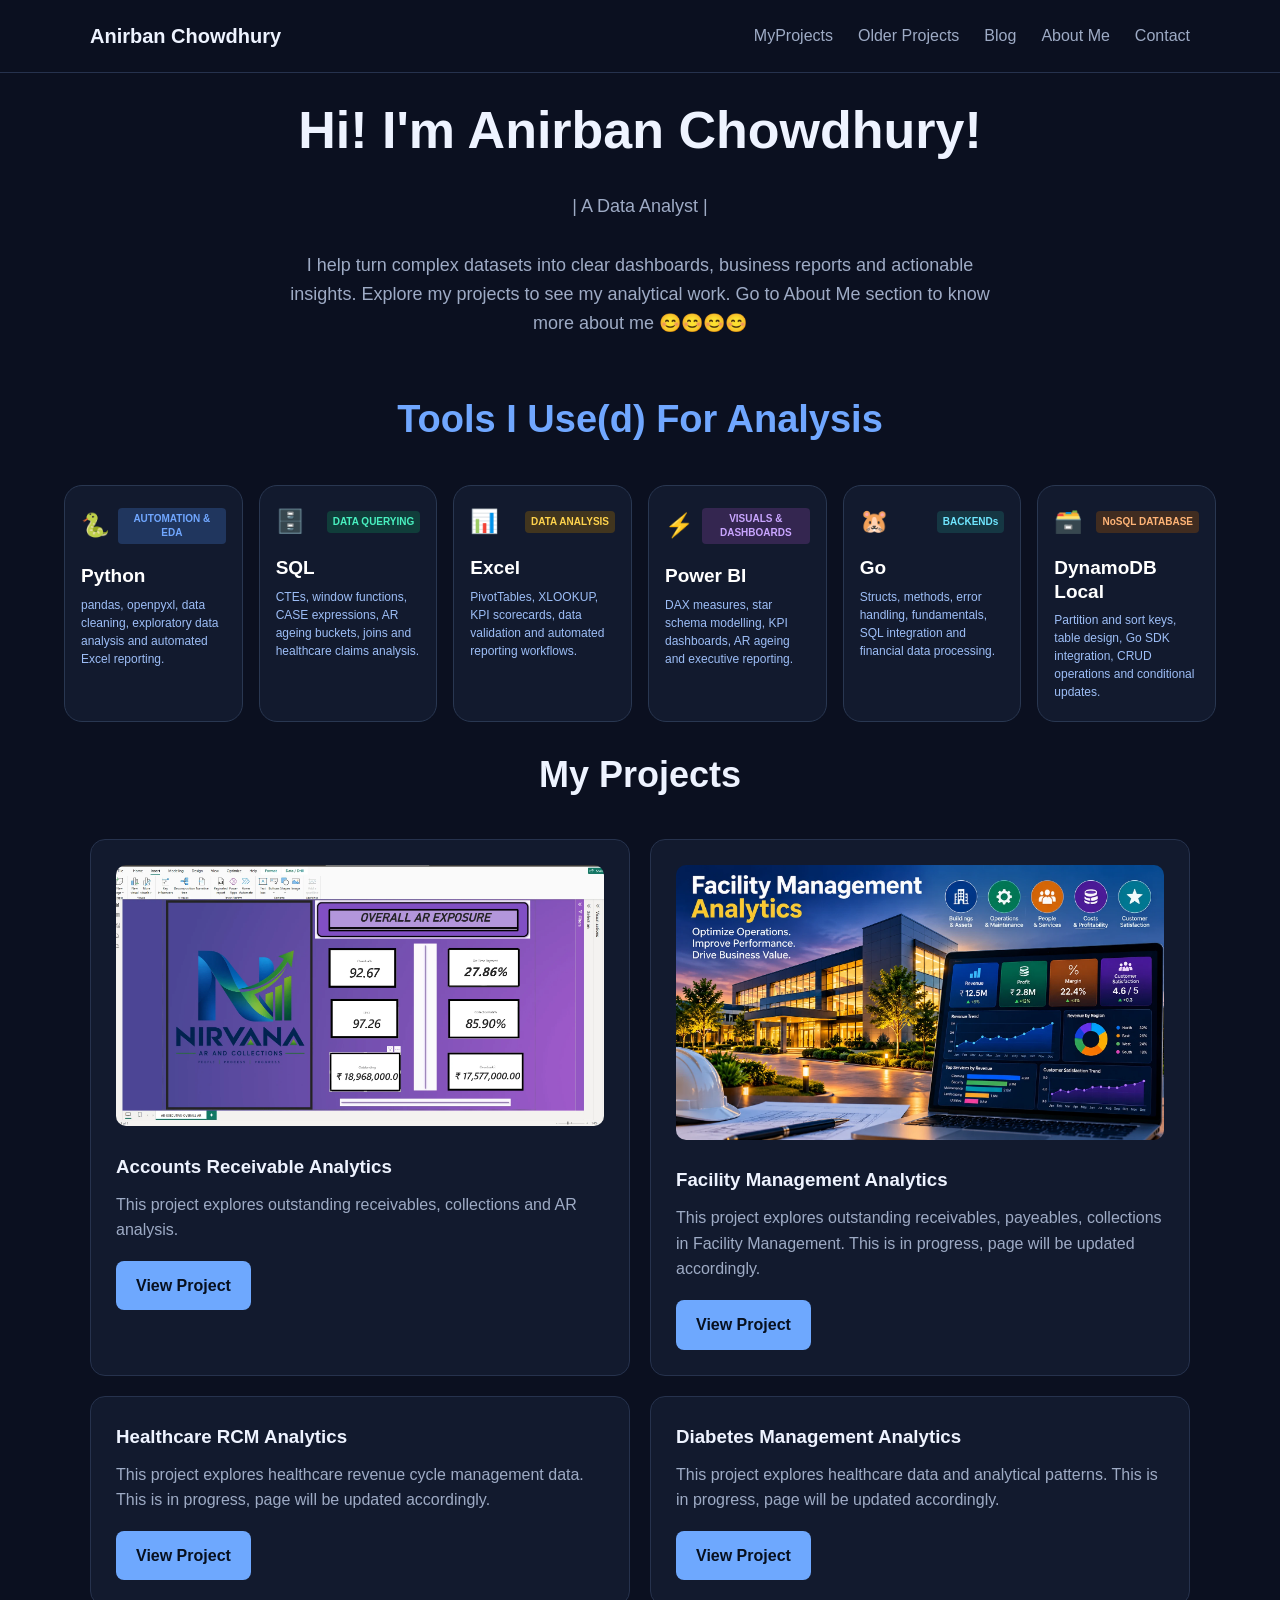
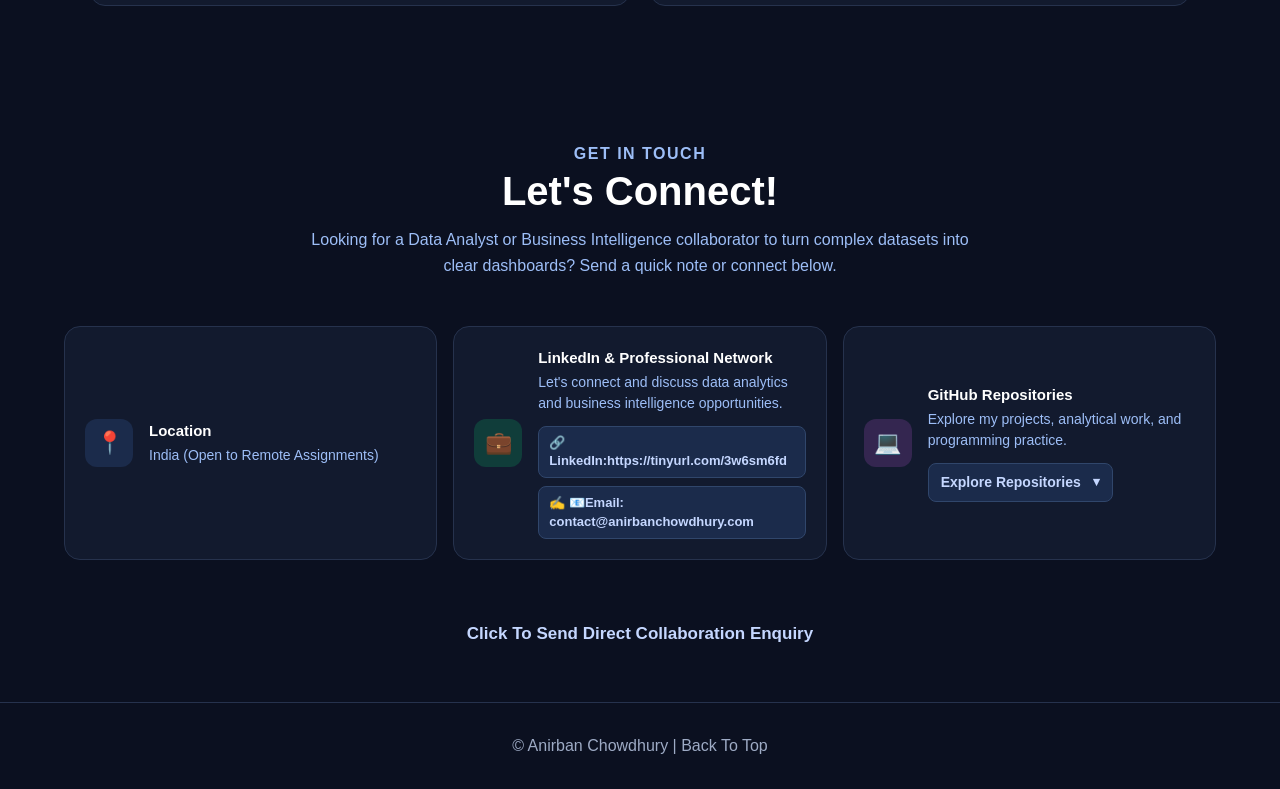
<file: index.html>
<!DOCTYPE html>
<html lang="en">

<head>

    <meta charset="UTF-8">
    <meta name="viewport" content="width=device-width, initial-scale=1.0">

    <title>Anirban - Portfolio Website</title>

    <!-- Connect external CSS -->
    <link rel="stylesheet" href="css/style.css">

    <!-- Tools & Analytics Services Styles -->
    <style>
        .services-section {
            background: #0b1020;
            color: #ffffff;
            padding: 30px 0 24px;
            font-family: Arial, Helvetica, sans-serif;
        }

        .services-container {
            width: 90%;
            max-width: 1240px;
            margin: 0 auto;
        }

        .services-heading {
            text-align: center;
            margin-bottom: 42px;
        }

        .services-heading h2 {
            color: #70a7ff;
            font-size: clamp(25px, 3vw, 38px);
            font-weight: 800;
            line-height: 1.2;
            margin: 0 0 12px;
        }

        .services-grid {
            display: grid;
            grid-template-columns: repeat(6, minmax(0, 1fr));
            gap: 16px;
            align-items: stretch;
        }

        .service-card {
            background: #121a2e;
            border: 1px solid #293751;
            border-radius: 18px;
            padding: 22px 16px 20px;
            min-width: 0;
            box-sizing: border-box;
            display: flex;
            flex-direction: column;
            height: 100%;
            transition: border-color 0.2s ease,
                        background 0.2s ease,
                        transform 0.2s ease;
        }

        .service-card:hover {
            border-color: #70a7ff;
            background: #18243b;
            transform: translateY(-3px);
        }

        .service-card-top {
            display: flex;
            justify-content: space-between;
            align-items: center;
            gap: 8px;
            min-height: 28px;
            margin-bottom: 20px;
        }

        .service-icon {
            font-size: 23px;
            line-height: 1;
            flex-shrink: 0;
        }

        .service-category {
            display: inline-block;
            font-size: 10px;
            line-height: 1.4;
            font-weight: 700;
            text-align: center;
            padding: 4px 6px;
            border-radius: 4px;
        }

        .category-blue {
            color: #70a7ff;
            background: #20365e;
        }

        .category-green {
            color: #49f0c0;
            background: #103d3a;
        }

        .category-yellow {
            color: #ffd34d;
            background: #41351e;
        }

        .category-purple {
            color: #c9a5ff;
            background: #342650;
        }

        .category-red {
            color: #ff8b9a;
            background: #412438;
        }

        .category-cyan {
            color: #70e6ff;
            background: #153743;
        }

        .category-orange {
            color: #ffb477;
            background: #402c20;
        }

        .service-card h3 {
            color: #ffffff;
            font-size: 19px;
            font-weight: 700;
            line-height: 1.25;
            margin: 0 0 8px;
        }

        .service-card p {
            color: #9dbef7;
            font-size: 12px;
            line-height: 1.5;
            margin: 0;
        }

        /* Center the My Projects heading */
        #projects > .container > h2 {
            text-align: center;
        }

        /* GET IN TOUCH SECTION */
        .contact-section {
            background: #0b1020;
            color: #eef3ff;
            padding: 65px 0 55px;
            font-family: Arial, Helvetica, sans-serif;
        }

        .contact-container {
            width: 90%;
            max-width: 1210px;
            margin: 0 auto;
        }

        .contact-heading {
            text-align: center;
            margin-bottom: 48px;
        }

        .contact-eyebrow {
            color: #70a7ff;
            font-size: 12px;
            font-weight: 800;
            letter-spacing: 1.5px;
            margin-bottom: 8px;
        }

        .contact-heading h2 {
            color: #ffffff;
            font-size: clamp(30px, 4vw, 40px);
            line-height: 1.2;
            margin: 0 0 12px;
        }

        .contact-heading p {
            color: #9dbef7;
            font-size: 16px;
            line-height: 1.6;
            max-width: 680px;
            margin: 0 auto;
        }

        /* Three contact cards aligned side by side */
        .contact-layout {
            display: block;
        }

        .contact-info {
            display: grid;
            grid-template-columns: repeat(3, minmax(0, 1fr));
            gap: 16px;
            align-items: stretch;
        }

        .contact-info-card {
            display: flex;
            align-items: center;
            gap: 16px;
            padding: 20px;
            background: #121a2e;
            border: 1px solid #26324d;
            border-radius: 16px;
            min-height: 90px;
            height: 100%;
            box-sizing: border-box;
        }

        .contact-info-icon {
            display: flex;
            align-items: center;
            justify-content: center;
            flex-shrink: 0;
            width: 48px;
            height: 48px;
            border-radius: 12px;
            background: #1b2b4b;
            font-size: 22px;
        }

        .contact-info-card:nth-child(2) .contact-info-icon {
            background: #103d3a;
        }

        .contact-info-card:nth-child(3) .contact-info-icon {
            background: #342650;
        }

        .contact-info-text {
            flex: 1;
            min-width: 0;
        }

        .contact-info-text h3 {
            color: #ffffff;
            font-size: 15px;
            line-height: 1.4;
            margin: 0 0 4px;
        }

        .contact-info-text p,
        .contact-info-text a {
            color: #9dbef7;
            font-size: 14px;
            line-height: 1.5;
            margin: 0;
            overflow-wrap: anywhere;
        }

        .contact-info-text a:hover {
            color: #70a7ff;
        }

        /* Professional profile links */
        .professional-links {
            display: flex;
            flex-wrap: wrap;
            gap: 8px;
            margin-top: 12px;
        }

        .professional-links a {
            display: inline-flex;
            align-items: center;
            gap: 6px;
            padding: 7px 10px;
            background: #1b2b4b;
            border: 1px solid #30466b;
            border-radius: 8px;
            color: #c5d7ff;
            font-size: 13px;
            font-weight: 600;
            line-height: 1.4;
            text-decoration: none;
            transition: background 0.2s ease,
                        border-color 0.2s ease,
                        color 0.2s ease;
        }

        .professional-links a:hover {
            background: #20365e;
            border-color: #70a7ff;
            color: #ffffff;
        }

        /* GitHub repository dropdown */
        .repository-dropdown {
            position: relative;
            display: inline-block;
            margin-top: 12px;
        }

        .repository-dropdown summary {
            display: inline-flex;
            align-items: center;
            justify-content: space-between;
            gap: 12px;
            min-width: 145px;
            padding: 9px 12px;
            background: #1b2b4b;
            border: 1px solid #30466b;
            border-radius: 8px;
            color: #c5d7ff;
            font-size: 14px;
            font-weight: 600;
            line-height: 1.4;
            cursor: pointer;
            list-style: none;
        }

        .repository-dropdown summary::-webkit-details-marker {
            display: none;
        }

        .repository-dropdown summary::after {
            content: "▾";
            font-size: 13px;
        }

        .repository-dropdown[open] summary {
            border-color: #70a7ff;
            border-radius: 8px 8px 0 0;
        }

        .repository-dropdown-menu {
            position: absolute;
            top: 100%;
            left: 0;
            z-index: 10;
            min-width: 100%;
            box-sizing: border-box;
            background: #121a2e;
            border: 1px solid #30466b;
            border-top: none;
            border-radius: 0 0 8px 8px;
            overflow: hidden;
        }

        .repository-dropdown-menu a {
            display: block;
            padding: 10px 12px;
            color: #c5d7ff;
            font-size: 14px;
            line-height: 1.4;
            text-decoration: none;
            white-space: nowrap;
        }

        .repository-dropdown-menu a:hover {
            background: #20365e;
            color: #ffffff;
        }

        /* Clickable collaboration enquiry link */
        .contact-inquiry {
            text-align: center;
            margin-top: 60px;
            margin-bottom: 0;
        }

        .contact-inquiry a {
            display: inline-block;
            color: #c5d7ff;
            font-size: 17px;
            line-height: 1.6;
            font-weight: 600;
            text-decoration: none;
            transition: color 0.2s ease;
        }

        .contact-inquiry a:hover {
            color: #70a7ff;
            text-decoration: underline;
        }

        /* Responsive layouts */
        @media (max-width: 1150px) {
            .services-grid {
                grid-template-columns: repeat(3, minmax(0, 1fr));
            }
        }

        @media (max-width: 800px) {
            .contact-info {
                grid-template-columns: 1fr;
            }

            .contact-info-card {
                height: auto;
            }

            .contact-inquiry {
                margin-top: 40px;
            }
        }

        @media (max-width: 700px) {
            .services-section {
                padding-top: 24px;
            }

            .services-heading {
                margin-bottom: 28px;
            }

            .services-grid {
                grid-template-columns: repeat(2, minmax(0, 1fr));
                gap: 12px;
            }

            .service-card {
                padding: 17px 14px;
            }

            .service-card-top {
                margin-bottom: 16px;
            }

            .contact-section {
                padding: 48px 0 40px;
            }

            .contact-heading {
                margin-bottom: 30px;
            }
        }

        @media (max-width: 420px) {
            .services-grid {
                grid-template-columns: 1fr;
            }
        }
    </style>

</head>

<body>

    <!-- ==============================
         HEADER / NAVIGATION
         ============================== -->

    <header>

        <div class="container nav">

            <div class="logo">
                <a href="index.html">Anirban Chowdhury</a>
            </div>

            <ul class="nav-links">

                <li>
                    <a href="#projects">MyProjects</a>
                </li>

                <li>
                    <a href="older-projects.html">Older Projects</a>
                </li>

                <li>
                    <a href="Blog.html" aria-current="page">Blog</a>
                </li>
                

                <li>
                    <a href="About%20Me.html">About Me</a>
                </li>

                <li>
                    <a href="#contact">Contact</a>
                </li>

            </ul>

        </div>

    </header>


    <!-- ==============================
         HERO SECTION
         ============================== -->

    <section class="hero"
        style="min-height: 0; height: auto; padding-top: 1rem; padding-bottom: 0; margin-bottom: 0;">

        <div class="container">

            <h1 class="text-4xl sm:text-5xl lg:text-6xl font-extrabold tracking-tight leading-tight">
                Hi! I'm
                <span class="text-transparent bg-clip-text bg-gradient-to-r from-[#6ea8fe] via-sky-300 to-emerald-400">Anirban Chowdhury!</span>
            </h1>

            <p class="hero-professional-title">
                | A Data Analyst | 
            </p>

            <p>
                I help turn complex datasets into clear dashboards,
                business reports and actionable insights.
                Explore my projects to see my analytical work.
                Go to About Me section to know more about me 😊😊😊😊
            </p>

            <!--
            <button class="button" id="exploreButton">
                Explore Projects
            </button>
            -->

            <p id="exploreMessage"></p>

        </div>

    </section>


    <!-- ==============================
         TOOLS & ANALYTICS SERVICES
         ============================== -->

    <section class="services-section" id="services">

        <div class="services-container">

            <div class="services-heading">

                <h2>
                    Tools I Use(d) For Analysis
                </h2>

            </div>


            <div class="services-grid">


                <!-- Service 1: Python -->

                <div class="service-card">

                    <div class="service-card-top">

                        <span class="service-icon">🐍</span>

                        <span class="service-category category-blue">
                            AUTOMATION &amp; EDA
                        </span>

                    </div>

                    <h3>Python</h3>

                    <p>
                        pandas, openpyxl, data cleaning,
                        exploratory data analysis and
                        automated Excel reporting.
                    </p>

                </div>


                <!-- Service 2: SQL -->

                <div class="service-card">

                    <div class="service-card-top">

                        <span class="service-icon">🗄️</span>

                        <span class="service-category category-green">
                            DATA QUERYING
                        </span>

                    </div>

                    <h3>SQL</h3>

                    <p>
                        CTEs, window functions, CASE expressions,
                        AR ageing buckets, joins and
                        healthcare claims analysis.
                    </p>

                </div>


                <!-- Service 3: Excel -->

                <div class="service-card">

                    <div class="service-card-top">

                        <span class="service-icon">📊</span>

                        <span class="service-category category-yellow">
                            DATA ANALYSIS
                        </span>

                    </div>

                    <h3>Excel</h3>

                    <p>
                        PivotTables, XLOOKUP, KPI scorecards,
                        data validation and automated
                        reporting workflows.
                    </p>

                </div>


                <!-- Service 4: Power BI -->

                <div class="service-card">

                    <div class="service-card-top">

                        <span class="service-icon">⚡</span>

                        <span class="service-category category-purple">
                            VISUALS &amp; DASHBOARDS
                        </span>

                    </div>

                    <h3>Power BI</h3>

                    <p>
                        DAX measures, star schema modelling,
                        KPI dashboards, AR ageing and
                        executive reporting.
                    </p>

                </div>


                <!-- Service 5: Go -->

                <div class="service-card">

                    <div class="service-card-top">

                        <span class="service-icon">🐹</span>

                        <span class="service-category category-cyan">
                            BACKENDs
                        </span>

                    </div>

                    <h3>Go</h3>

                    <p>
                        Structs, methods, error handling,
                        fundamentals, SQL integration
                        and financial data processing.
                    </p>

                </div>


                <!-- Service 6: DynamoDB Local -->

                <div class="service-card">

                    <div class="service-card-top">

                        <span class="service-icon">🗃️</span>

                        <span class="service-category category-orange">
                            NoSQL DATABASE
                        </span>

                    </div>

                    <h3>DynamoDB Local</h3>

                    <p>
                        Partition and sort keys, table design,
                        Go SDK integration, CRUD operations
                        and conditional updates.
                    </p>

                </div>


            </div>

        </div>

    </section>


    <!-- ==============================
         PROJECTS SECTION
         ============================== -->

    <section class="projects" id="projects"
        style="margin-top: 0; padding-top: 0;">

        <div class="container">

            <h2>
                My Projects
            </h2>

            <div class="project-grid">


                <!-- Project 1 -->

                <div class="project-card">

                    <img src="images/AR-Portfolio/ARDashboard.webp"
                         alt="Accounts Receivable Analytics">

                    <h3>
                        Accounts Receivable Analytics
                    </h3>

                    <p>
                        This project explores outstanding
                        receivables, collections and AR analysis.
                    </p>

                    <a href="AR-Project.html" class="button">
                        View Project
                    </a>

                </div>


                <!-- Project 2 -->
                
                <div class="project-card">

                    <img src="images/facility.webp"
                         alt="Facility Management Analytics"s">

                    <h3>
                        Facility Management Analytics
                    </h3>

                    <p>
                        This project explores outstanding
                        receivables, payeables, collections in Facility Management.
                        This is in progress, page will be 
                        updated accordingly.
                    </p>

                    <a href="#" class="button">
                        View Project
                    </a>

                </div>
                

                <!-- Project 3 -->

                <div class="project-card">

                    <h3>
                        Healthcare RCM Analytics
                    </h3>

                    <p>
                        This project explores healthcare
                        revenue cycle management data.
                        This is in progress, page will be 
                        updated accordingly.
                    </p>

                    <a href="#" class="button">
                        View Project
                    </a>

                </div>


                <!-- Project 4 -->

                <div class="project-card">

                    <h3>
                        Diabetes Management Analytics
                    </h3>

                    <p>
                        This project explores healthcare
                        data and analytical patterns.
                        This is in progress, page will be 
                        updated accordingly.
                    </p>

                    <a href="#" class="button">
                        View Project
                    </a>

                </div>


            </div>

        </div>

    </section>

<!--
        ==============================
         PRACTICE VIDEO
         ============================== 

    <section class="projects">

        <div class="container">

            <h2>
                Practice Video
            </h2>

            <p>
                This video is included only for HTML video practice.
            </p>

            <video controls class="practice-video">

                <source src="videos/PythonFormattinExcelFile.mp4"
                        type="video/mp4">

                Your browser does not support the video element.

            </video>

        </div>

    </section>
--> 
  

    <!-- ==============================
         GET IN TOUCH / CONTACT SECTION
         ============================== -->

    <section class="contact-section" id="contact">

        <div class="contact-container">

            <div class="contact-heading">

                <p class="contact-eyebrow">GET IN TOUCH</p>

                <h2>Let's Connect!</h2>

                <p>
                    Looking for a Data Analyst or Business Intelligence
                    collaborator to turn complex datasets into clear
                    dashboards? Send a quick note or connect below.
                </p>

            </div>


            <div class="contact-layout">


                <!-- Contact Information Cards -->

                <div class="contact-info">

                    <div class="contact-info-card">

                        <div class="contact-info-icon">📍</div>

                        <div class="contact-info-text">

                            <h3>Location</h3>

                            <p>India (Open to Remote Assignments)</p>

                        </div>

                    </div>


                    <div class="contact-info-card">

                        <div class="contact-info-icon">💼</div>

                        <div class="contact-info-text">

                            <h3>LinkedIn &amp; Professional Network</h3>

                            <p>
                                Let's connect and discuss data analytics
                                and business intelligence opportunities.
                            </p>

                           <div class="professional-links">

                                <a href="https://www.linkedin.com/in/anirban-chowdhury-99970392/"
                                   target="_blank"
                                   rel="noopener noreferrer">
                                    🔗 LinkedIn:https://tinyurl.com/3w6sm6fd
                                </a>
                                

                                <!-- Will be added later
                                <a href="YOUR_KAGGLE_PROFILE_URL"
                                   target="_blank"
                                   rel="noopener noreferrer">
                                    📊 Kaggle
                                </a>

                                <a href="YOUR_TABLEAU_PUBLIC_PROFILE_URL"
                                   target="_blank"
                                   rel="noopener noreferrer">
                                    📈 Tableau Public
                                </a>
                                 
                                Will be added later
                                -->

                                <a 
                                   target="_blank"
                                   rel="noopener noreferrer">
                                    ✍️ 📧Email: contact@anirbanchowdhury.com
                                </a>

                            </div>

                        </div>

                    </div>


                    <div class="contact-info-card">

                        <div class="contact-info-icon">💻</div>

                        <div class="contact-info-text">

                            <h3>GitHub Repositories</h3>

                            <p>
                                Explore my projects, analytical work,
                                and programming practice.
                            </p>

                            <details class="repository-dropdown">

                                <summary>Explore Repositories</summary>

                                <div class="repository-dropdown-menu">

                                    <a href="https://github.com/excelwithanir/AccountReceivables"
                                       target="_blank"
                                       rel="noopener noreferrer">
                                        Account Receivales Analytics
                                    </a>
                                    <!--
                                    <a href="https://github.com/anirtest1/excelanir-website-practice"
                                       target="_blank"
                                       rel="noopener noreferrer">
                                        Repo-2
                                    </a>

                                    <a href="https://github.com/anirtest1/github-practice-1"
                                       target="_blank"
                                       rel="noopener noreferrer">
                                        Repo-3
                                    </a>
                                    -->
                                </div>

                            </details>

                        </div>

                    </div>

                </div>


            </div>


            <!-- Clickable Zoho Forms Collaboration Inquiry -->

            <div class="contact-inquiry">

                <a
                    href="https://forms.zohopublic.in/anirbanchowdhuryzoho1/form/ContactUs/formperma/RsxCsBq3Y14ZOMj_eWRbpvp9uf0fwLV6jHHl9BGNpX4"
                    target="_blank"
                    rel="noopener noreferrer">
                    Click To Send Direct Collaboration Enquiry
                </a>

            </div>

        </div>

    </section>


    <!-- ==============================
         FOOTER
         ============================== -->

    <footer>

        <div class="container">

            <p>
                © Anirban Chowdhury |
                <a href="index.html">Back To Top</a>
            </p>

        </div>

    </footer>


    <!-- Connect JavaScript -->
    <script src="js/script.js"></script>

</body>

</html>
</file>
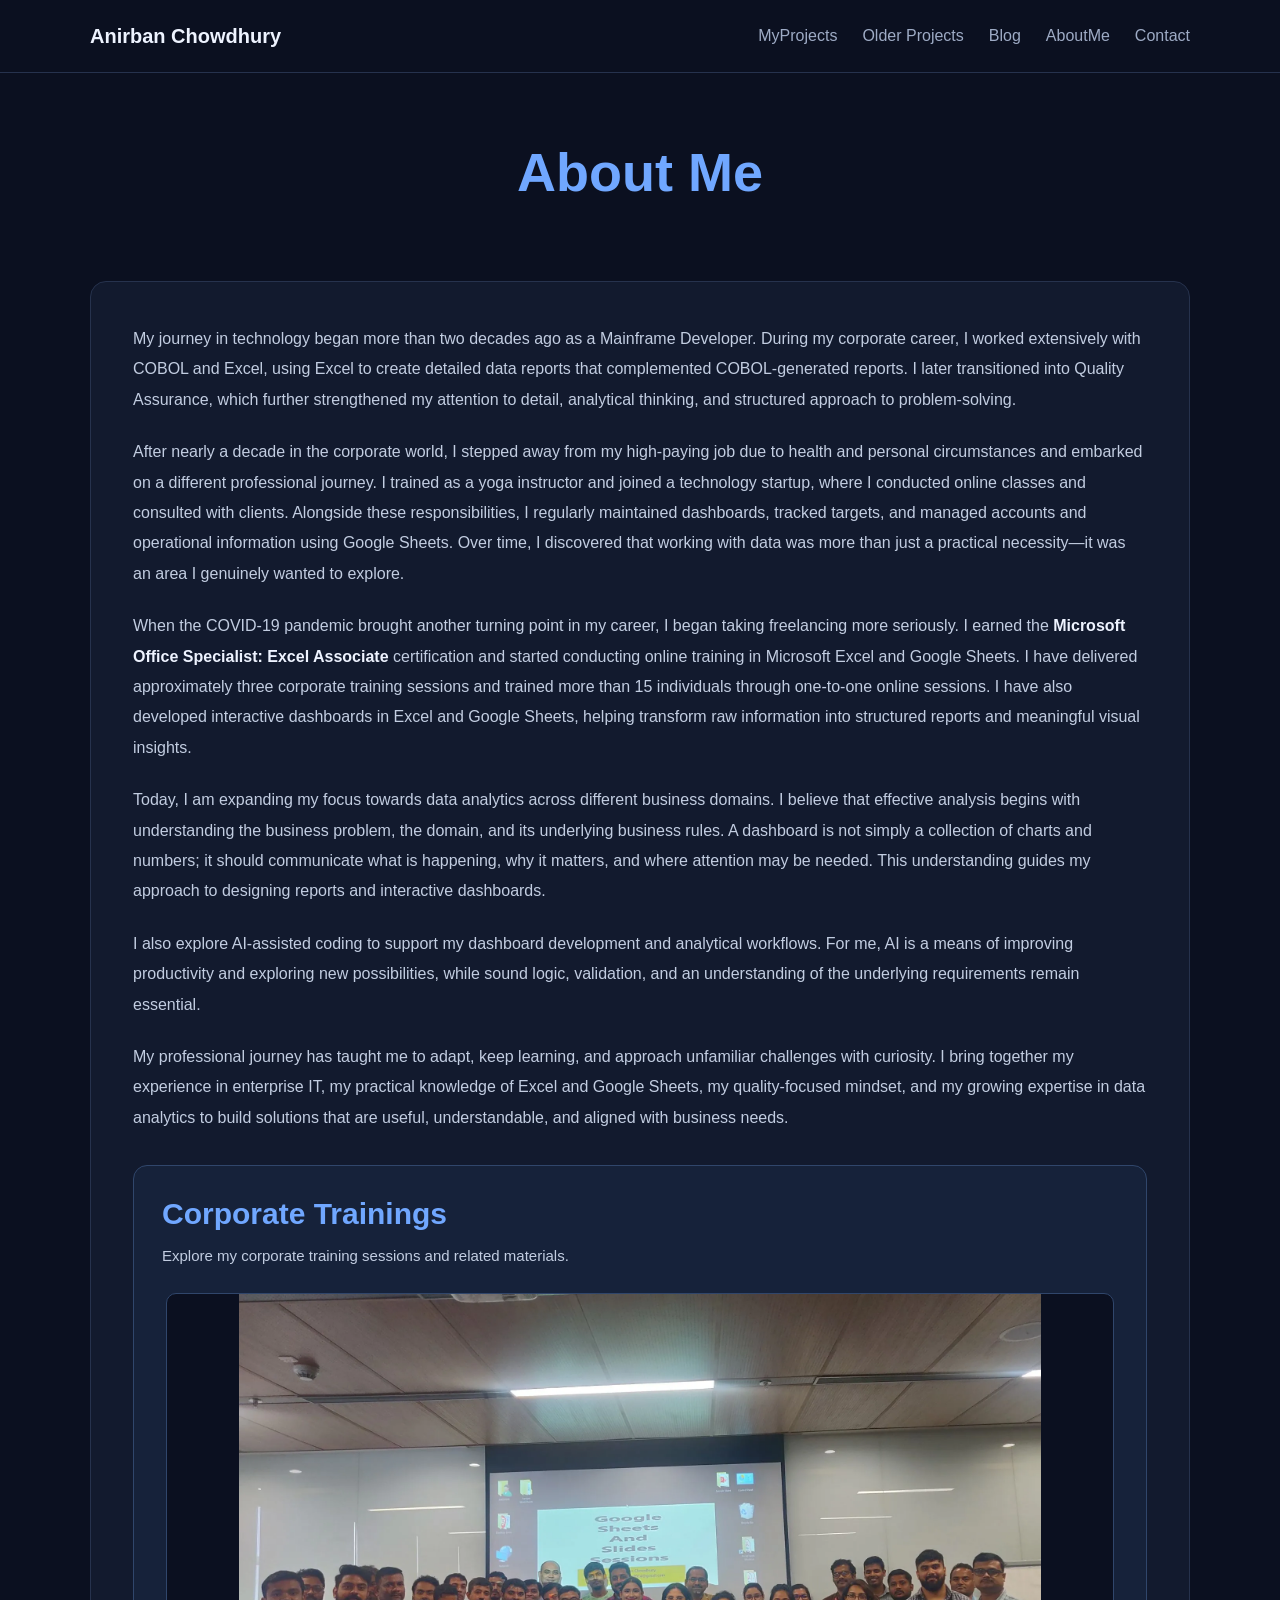
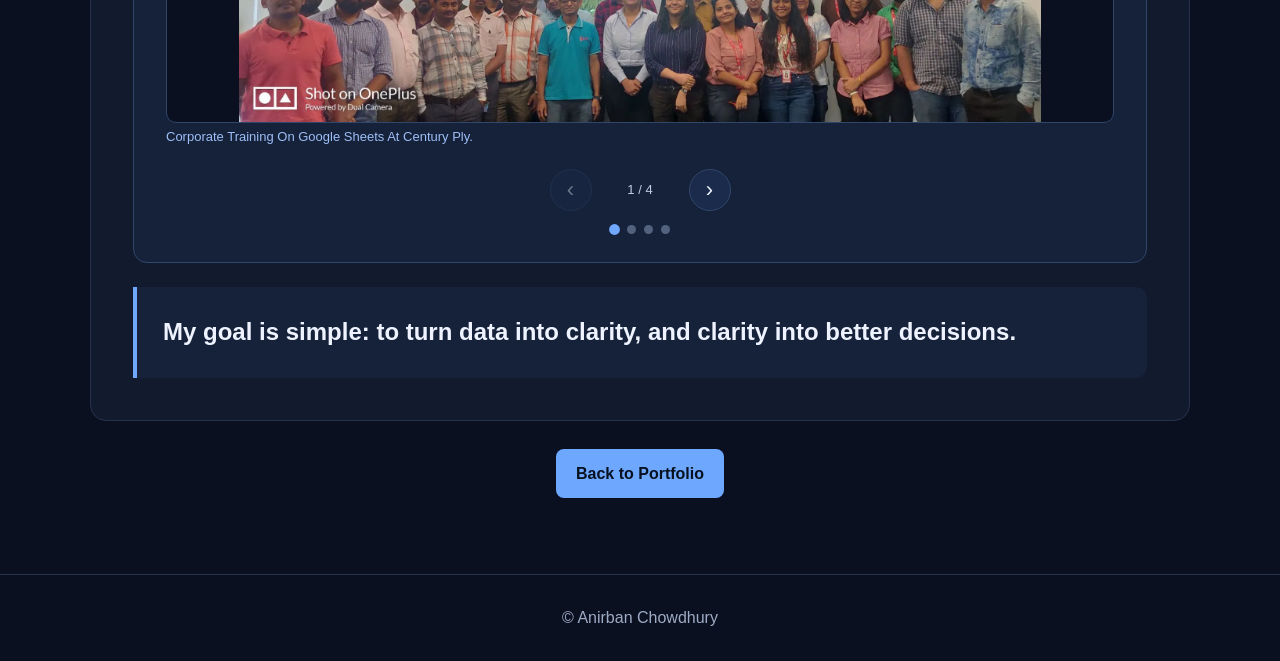
<file: About Me.html>
<webpDOCTYPE html>
<html lang="en">
<head>
    <meta charset="UTF-8">
    <meta name="viewport" content="width=device-width, initial-scale=1.0">
    <meta name="description" content="Learn about Anirban Chowdhury's journey from enterprise IT and Excel reporting to data analytics.">
    <title>About Me | Anirban Chowdhury</title>
    <link rel="stylesheet" href="css/style.css">
    <style>
        .about-hero {
            padding: 68px 0 36px;
            text-align: center;
        }
        .about-eyebrow {
            color: #70a7ff;
            font-size: 13px;
            font-weight: 700;
            letter-spacing: 2px;
            text-transform: uppercase;
            margin-bottom: 12px;
        }
        .about-hero h1 {
            color: #70a7ff;
            font-size: clamp(36px, 5vw, 54px);
            line-height: 1.15;
            margin-bottom: 18px;
        }
        .about-hero h1 span {
            color: #70a7ff;
        }
        .about-intro {
            max-width: 780px;
            margin: 0 auto;
            color: #b5c4df;
            font-size: 19px;
            line-height: 1.8;
        }
        .about-content {
            padding: 24px 0 76px;
        }
        .about-layout {
            display: grid;
            grid-template-columns: 1fr;
            gap: 28px;
            align-items: start;
        }
        .about-story {
            background: #121a2e;
            border: 1px solid #26324d;
            border-radius: 16px;
            padding: clamp(24px, 4vw, 42px);
        }
        .about-story p {
            color: #c2cde1;
            font-size: 16px;
            line-height: 1.9;
            margin: 0 0 22px;
        }
        .about-story p:last-child {
            margin-bottom: 0;
        }
        .about-story strong {
            color: #eef3ff;
        }
        .about-closing {
            margin-top: 24px;
            padding: 26px;
            border-left: 4px solid #70a7ff;
            border-radius: 0 12px 12px 0;
            background: #16223a;
            color: #eef3ff;
            font-size: clamp(19px, 2.5vw, 24px);
            font-weight: 700;
            line-height: 1.6;
        }
        .about-back {
            margin-top: 28px;
            text-align: center;
        }

        /* CORPORATE TRAININGS CAROUSEL */
        .corporate-training {
            margin-top: 32px;
            padding: 28px;
            background: #16223a;
            border: 1px solid #30466b;
            border-radius: 14px;
        }
        .corporate-training h2 {
            color: #70a7ff;
            font-size: clamp(23px, 3vw, 30px);
            line-height: 1.3;
            margin: 0 0 10px;
        }
        .corporate-training > p {
            color: #c2cde1;
            font-size: 15px;
            line-height: 1.7;
            margin: 0 0 20px;
        }
        .training-carousel {
            position: relative;
            width: 100%;
        }
        .training-carousel-viewport {
            overflow: hidden;
            border-radius: 12px;
        }
        .training-carousel-track {
            display: flex;
            transition: transform 0.35s ease;
            will-change: transform;
        }
        .training-slide {
            flex: 0 0 100%;
            min-width: 0;
            box-sizing: border-box;
            padding: 4px;
        }
        .training-slide a {
            display: block;
            color: #c5d7ff;
            text-decoration: none;
        }
        .training-slide img {
            display: block;
            width: 100%;
            height: clamp(200px, 42vw, 430px);
            object-fit: contain;
            background: #0b1020;
            border: 1px solid #30466b;
            border-radius: 10px;
        }
        .training-slide-title {
            display: block;
            margin-top: 12px;
            color: #eef3ff;
            font-size: 15px;
            font-weight: 700;
            line-height: 1.5;
        }
        .training-slide-description {
            display: block;
            margin-top: 4px;
            color: #9dbef7;
            font-size: 13px;
            line-height: 1.6;
        }
        .training-carousel-controls {
            display: flex;
            align-items: center;
            justify-content: center;
            gap: 16px;
            margin-top: 18px;
        }
        .training-carousel-button {
            display: inline-flex;
            align-items: center;
            justify-content: center;
            width: 42px;
            height: 42px;
            border: 1px solid #30466b;
            border-radius: 50%;
            background: #1b2b4b;
            color: #eef3ff;
            font-size: 22px;
            cursor: pointer;
            transition: background 0.2s ease, border-color 0.2s ease;
        }
        .training-carousel-button:hover:not(:disabled) {
            background: #20365e;
            border-color: #70a7ff;
        }
        .training-carousel-button:disabled {
            opacity: 0.4;
            cursor: not-allowed;
        }
        .training-carousel-counter {
            color: #c2cde1;
            font-size: 13px;
            min-width: 65px;
            text-align: center;
        }
        .training-carousel-dots {
            display: flex;
            justify-content: center;
            flex-wrap: wrap;
            gap: 8px;
            margin-top: 14px;
        }
        .training-carousel-dot {
            width: 9px;
            height: 9px;
            padding: 0;
            border: none;
            border-radius: 50%;
            background: #52627e;
            cursor: pointer;
        }
        .training-carousel-dot[aria-current="true"] {
            background: #70a7ff;
            transform: scale(1.2);
        }
        @media (max-width: 520px) {
            .about-hero {
                padding-top: 48px;
            }
            .corporate-training {
                padding: 18px;
            }
            .training-slide img {
                height: 220px;
            }
        }
    </style>
</head>
<body>
    <header>
        <div class="container nav">
            <div class="logo"><a href="index.html">Anirban Chowdhury</a></div>
            <ul class="nav-links">
                <li><a href="index.html#projects">MyProjects</a></li>
                <li><a href="older-projects.html">Older Projects</a> </li>
                <li><a href="Blog.html" aria-current="page">Blog</a></li>
                <li><a href="About Me.html" aria-current="page">AboutMe</a></li>
                <li><a href="index.html#contact">Contact</a></li>
            </ul>
        </div>
    </header>

    <main>
        <section class="about-hero">
            <div class="container">
                <!-- <p class="about-eyebrow">My Journey</p> -->
                <h1>About <span>Me</span></h1>
            </div>
        </section>

        <section class="about-content">
            <div class="container">
                <div class="about-layout">
                    <article class="about-story">
                        <p>My journey in technology began more than two decades ago as a Mainframe Developer. During my corporate career, I worked extensively with COBOL and Excel, using Excel to create detailed data reports that complemented COBOL-generated reports. I later transitioned into Quality Assurance, which further strengthened my attention to detail, analytical thinking, and structured approach to problem-solving.</p>

                        <p>After nearly a decade in the corporate world, I stepped away from my high-paying job due to health and personal circumstances and embarked on a different professional journey. I trained as a yoga instructor and joined a technology startup, where I conducted online classes and consulted with clients. Alongside these responsibilities, I regularly maintained dashboards, tracked targets, and managed accounts and operational information using Google Sheets. Over time, I discovered that working with data was more than just a practical necessity—it was an area I genuinely wanted to explore.</p>

                        <p>When the COVID-19 pandemic brought another turning point in my career, I began taking freelancing more seriously. I earned the <strong>Microsoft Office Specialist: Excel Associate</strong> certification and started conducting online training in Microsoft Excel and Google Sheets. I have delivered approximately three corporate training sessions and trained more than 15 individuals through one-to-one online sessions. I have also developed interactive dashboards in Excel and Google Sheets, helping transform raw information into structured reports and meaningful visual insights.</p>

                        <p>Today, I am expanding my focus towards data analytics across different business domains. I believe that effective analysis begins with understanding the business problem, the domain, and its underlying business rules. A dashboard is not simply a collection of charts and numbers; it should communicate what is happening, why it matters, and where attention may be needed. This understanding guides my approach to designing reports and interactive dashboards.</p>

                        <p>I also explore AI-assisted coding to support my dashboard development and analytical workflows. For me, AI is a means of improving productivity and exploring new possibilities, while sound logic, validation, and an understanding of the underlying requirements remain essential.</p>

                        <p>My professional journey has taught me to adapt, keep learning, and approach unfamiliar challenges with curiosity. I bring together my experience in enterprise IT, my practical knowledge of Excel and Google Sheets, my quality-focused mindset, and my growing expertise in data analytics to build solutions that are useful, understandable, and aligned with business needs.</p>

                        <!-- CORPORATE TRAININGS SECTION -->
                        <section class="corporate-training" aria-labelledby="corporate-training-heading">
                            <h2 id="corporate-training-heading">Corporate Trainings</h2>
                            <p>Explore my corporate training sessions and related materials.</p>

                            <div class="training-carousel" id="trainingCarousel">
                                <div class="training-carousel-viewport">
                                    <div class="training-carousel-track" id="trainingCarouselTrack">

                                        <!-- Training slide 1: Replace the image path and link with your own. -->
                                        <div class="training-slide">
                                            <a 
                                               target="_blank"
                                               rel="noopener noreferrer">
                                                <img src="images/corporatetraining-casourel/CenturyPly.webp"
                                                     alt="Corporate training session at CenturyPly"
                                                     loading="lazy">
                                                <!--<span class="training-slide-title">Corporate Training — Session 1</span>-->
                                                <span class="training-slide-description">Corporate Training On Google Sheets At Century Ply.</span>
                                            </a>
                                        </div>

                                        <!-- Training slide 2: Replace the image path and link with your own. -->
                                        <div class="training-slide">
                                            <a 
                                               target="_blank"
                                               rel="noopener noreferrer">
                                                <img src="images/corporatetraining-casourel/Google Sheets Online Training.webp"
                                                     alt="Corporate training online session with a Kolkata based company"
                                                     loading="lazy">
                                                <span class="training-slide-description">Corporate training online session with a Kolkata based company.</span>
                                            </a>
                                        </div>
                                        

                                        <!-- Training slide 3: Replace the image path and link with your own. -->
                                        <div class="training-slide">
                                            <a 
                                               target="_blank"
                                               rel="noopener noreferrer">
                                                <img src="images/corporatetraining-casourel/MsExcelClass.webp"
                                                     alt="One of the individual online training sessions"
                                                     loading="lazy">
                                                <span class="training-slide-description">One of the individual online training sessions.</span>
                                            </a>
                                        </div>

                                        <!-- Training slide 4: Replace the image path and link with your own. -->
                                        <div class="training-slide">
                                            <a 
                                               target="_blank"
                                               rel="noopener noreferrer">
                                                <img src="images/corporatetraining-casourel/PlanetSpark.webp"
                                                     alt="One of the individual online training sessions"
                                                     loading="lazy">
                                                <span class="training-slide-description">One of the individual online training sessions.</span>
                                            </a>
                                        </div>



                                        <!--
                                        ADD MORE SLIDES HERE WHEN YOU HAVE MORE IMAGES.

                                        Copy this structure for each additional image.
                                        The carousel automatically counts the slides.

                                        <div class="training-slide">
                                            <a href="YOUR_TRAINING_LINK"
                                               target="_blank"
                                               rel="noopener noreferrer">
                                                <img src="images/corporate-training/training-3.jpg"
                                                     alt="Description of training image"
                                                     loading="lazy">
                                                <span class="training-slide-title">Corporate Training — Session 3</span>
                                                <span class="training-slide-description">Brief description of the training.</span>
                                            </a>
                                        </div>
                                        -->

                                    </div>
                                </div>

                                <div class="training-carousel-controls">
                                    <button type="button"
                                            class="training-carousel-button"
                                            id="trainingPrevious"
                                            aria-label="Previous training image">
                                        &#8249;
                                    </button>

                                    <span class="training-carousel-counter"
                                          id="trainingCarouselCounter"
                                          aria-live="polite">1 / 2</span>

                                    <button type="button"
                                            class="training-carousel-button"
                                            id="trainingNext"
                                            aria-label="Next training image">
                                        &#8250;
                                    </button>
                                </div>

                                <div class="training-carousel-dots"
                                     id="trainingCarouselDots"
                                     aria-label="Choose training image">
                                </div>
                            </div>
                        </section>

                        <div class="about-closing">My goal is simple: to turn data into clarity, and clarity into better decisions.</div>
                    </article>
                </div>
                <div class="about-back">
                    <a href="index.html" class="button">Back to Portfolio</a>
                </div>
            </div>
        </section>
    </main>

    <footer>
        <div class="container">
            <p>&copy; Anirban Chowdhury</p>
        </div>
    </footer>

    <!-- CORPORATE TRAINING CAROUSEL SCRIPT -->
    <script>
        (function () {
            const carousel = document.getElementById("trainingCarousel");
            const track = document.getElementById("trainingCarouselTrack");
            const previousButton = document.getElementById("trainingPrevious");
            const nextButton = document.getElementById("trainingNext");
            const counter = document.getElementById("trainingCarouselCounter");
            const dotsContainer = document.getElementById("trainingCarouselDots");

            if (!carousel || !track || !previousButton || !nextButton || !counter || !dotsContainer) {
                return;
            }

            let currentIndex = 0;

            function getSlides() {
                return Array.from(track.querySelectorAll(".training-slide"));
            }

            function renderDots() {
                const slides = getSlides();
                dotsContainer.replaceChildren();

                slides.forEach(function (slide, index) {
                    const dot = document.createElement("button");
                    dot.type = "button";
                    dot.className = "training-carousel-dot";
                    dot.setAttribute("aria-label", "Show training image " + (index + 1));
                    dot.setAttribute("aria-current", index === currentIndex ? "true" : "false");

                    dot.addEventListener("click", function () {
                        currentIndex = index;
                        updateCarousel();
                    });

                    dotsContainer.appendChild(dot);
                });
            }

            function updateCarousel() {
                const slides = getSlides();
                const total = slides.length;

                if (total === 0) {
                    track.style.transform = "translateX(0)";
                    counter.textContent = "0 / 0";
                    previousButton.disabled = true;
                    nextButton.disabled = true;
                    dotsContainer.replaceChildren();
                    return;
                }

                if (currentIndex >= total) {
                    currentIndex = total - 1;
                }

                if (currentIndex < 0) {
                    currentIndex = 0;
                }

                track.style.transform = "translateX(-" + (currentIndex * 100) + "%)";
                counter.textContent = (currentIndex + 1) + " / " + total;
                previousButton.disabled = currentIndex === 0;
                nextButton.disabled = currentIndex === total - 1;

                Array.from(dotsContainer.children).forEach(function (dot, index) {
                    dot.setAttribute("aria-current", index === currentIndex ? "true" : "false");
                });
            }

            previousButton.addEventListener("click", function () {
                if (currentIndex > 0) {
                    currentIndex--;
                    updateCarousel();
                }
            });

            nextButton.addEventListener("click", function () {
                const total = getSlides().length;

                if (currentIndex < total - 1) {
                    currentIndex++;
                    updateCarousel();
                }
            });

            /* Automatically refresh the carousel if more slides are added to the HTML. */
            const observer = new MutationObserver(function () {
                const total = getSlides().length;

                if (currentIndex >= total) {
                    currentIndex = Math.max(0, total - 1);
                }

                renderDots();
                updateCarousel();
            });

            observer.observe(track, {
                childList: true
            });

            renderDots();
            updateCarousel();
        })();
    </script>
</body>
</html>
</file>
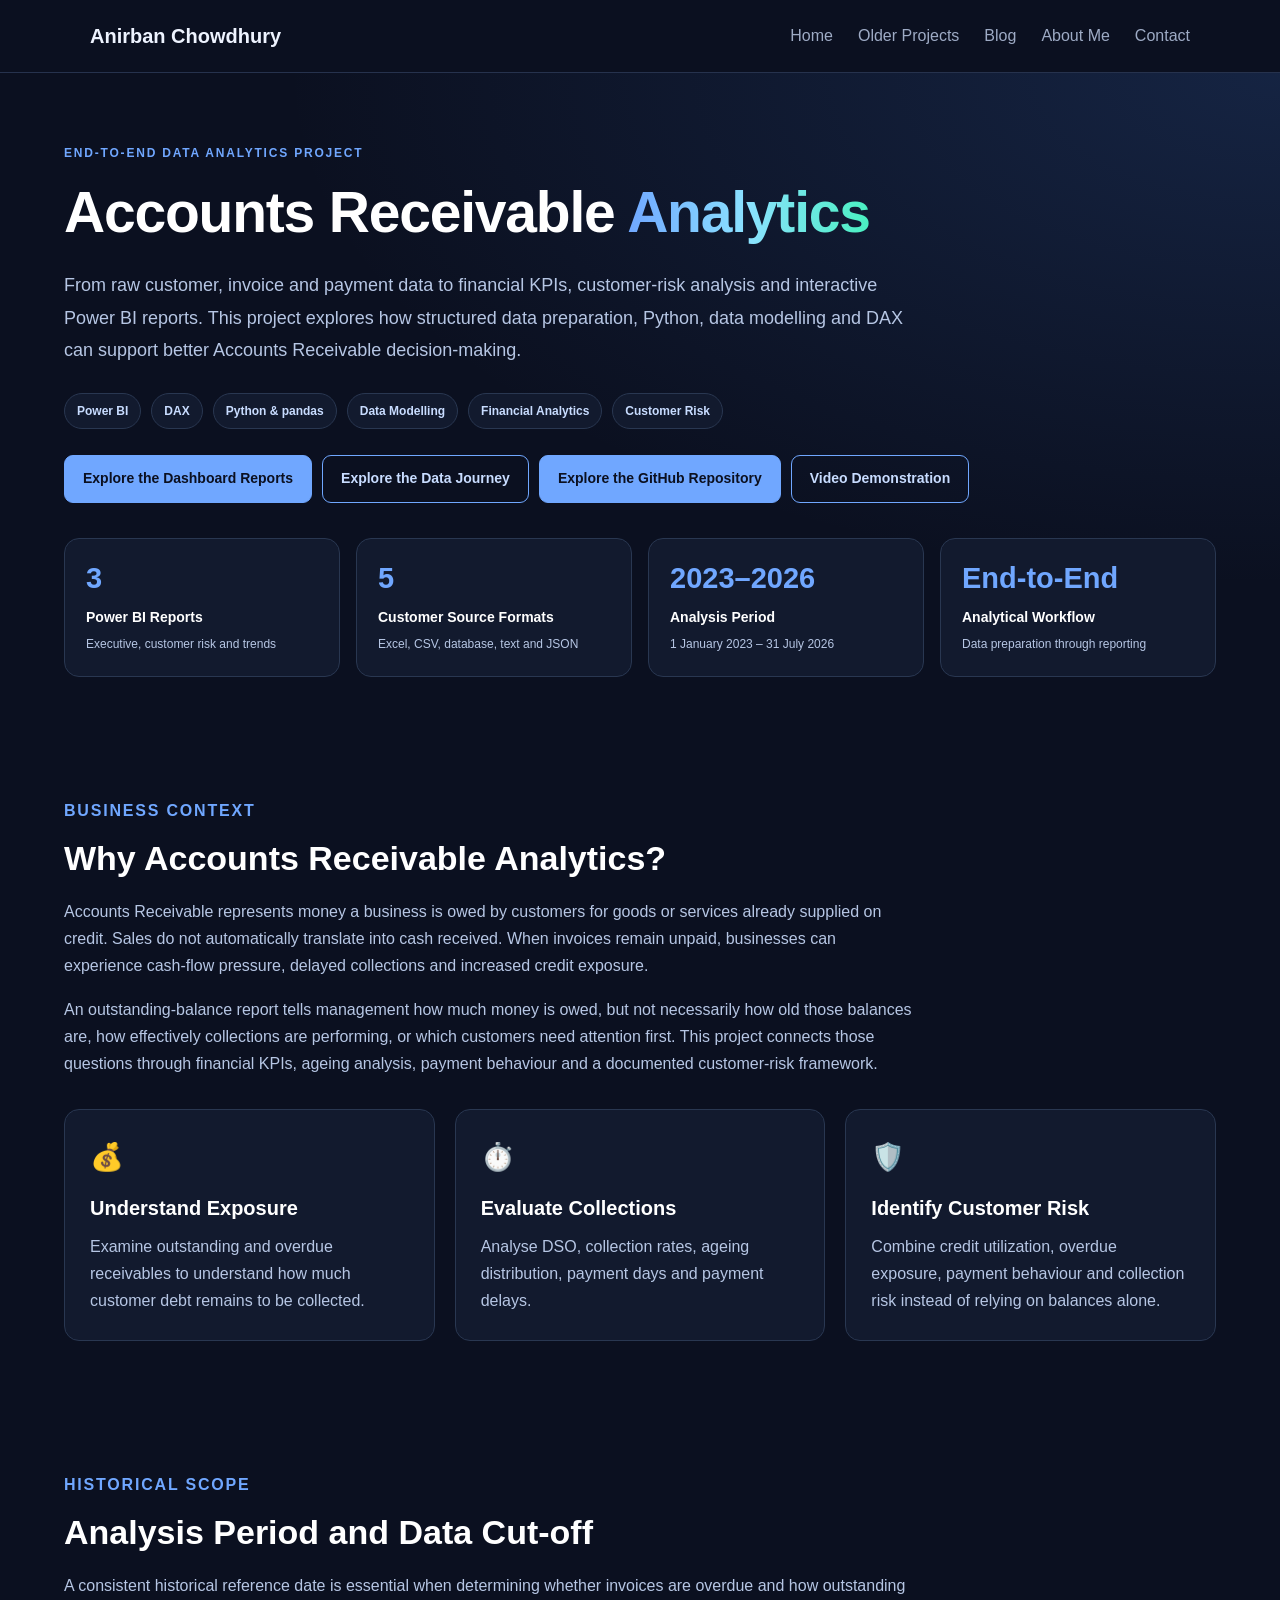
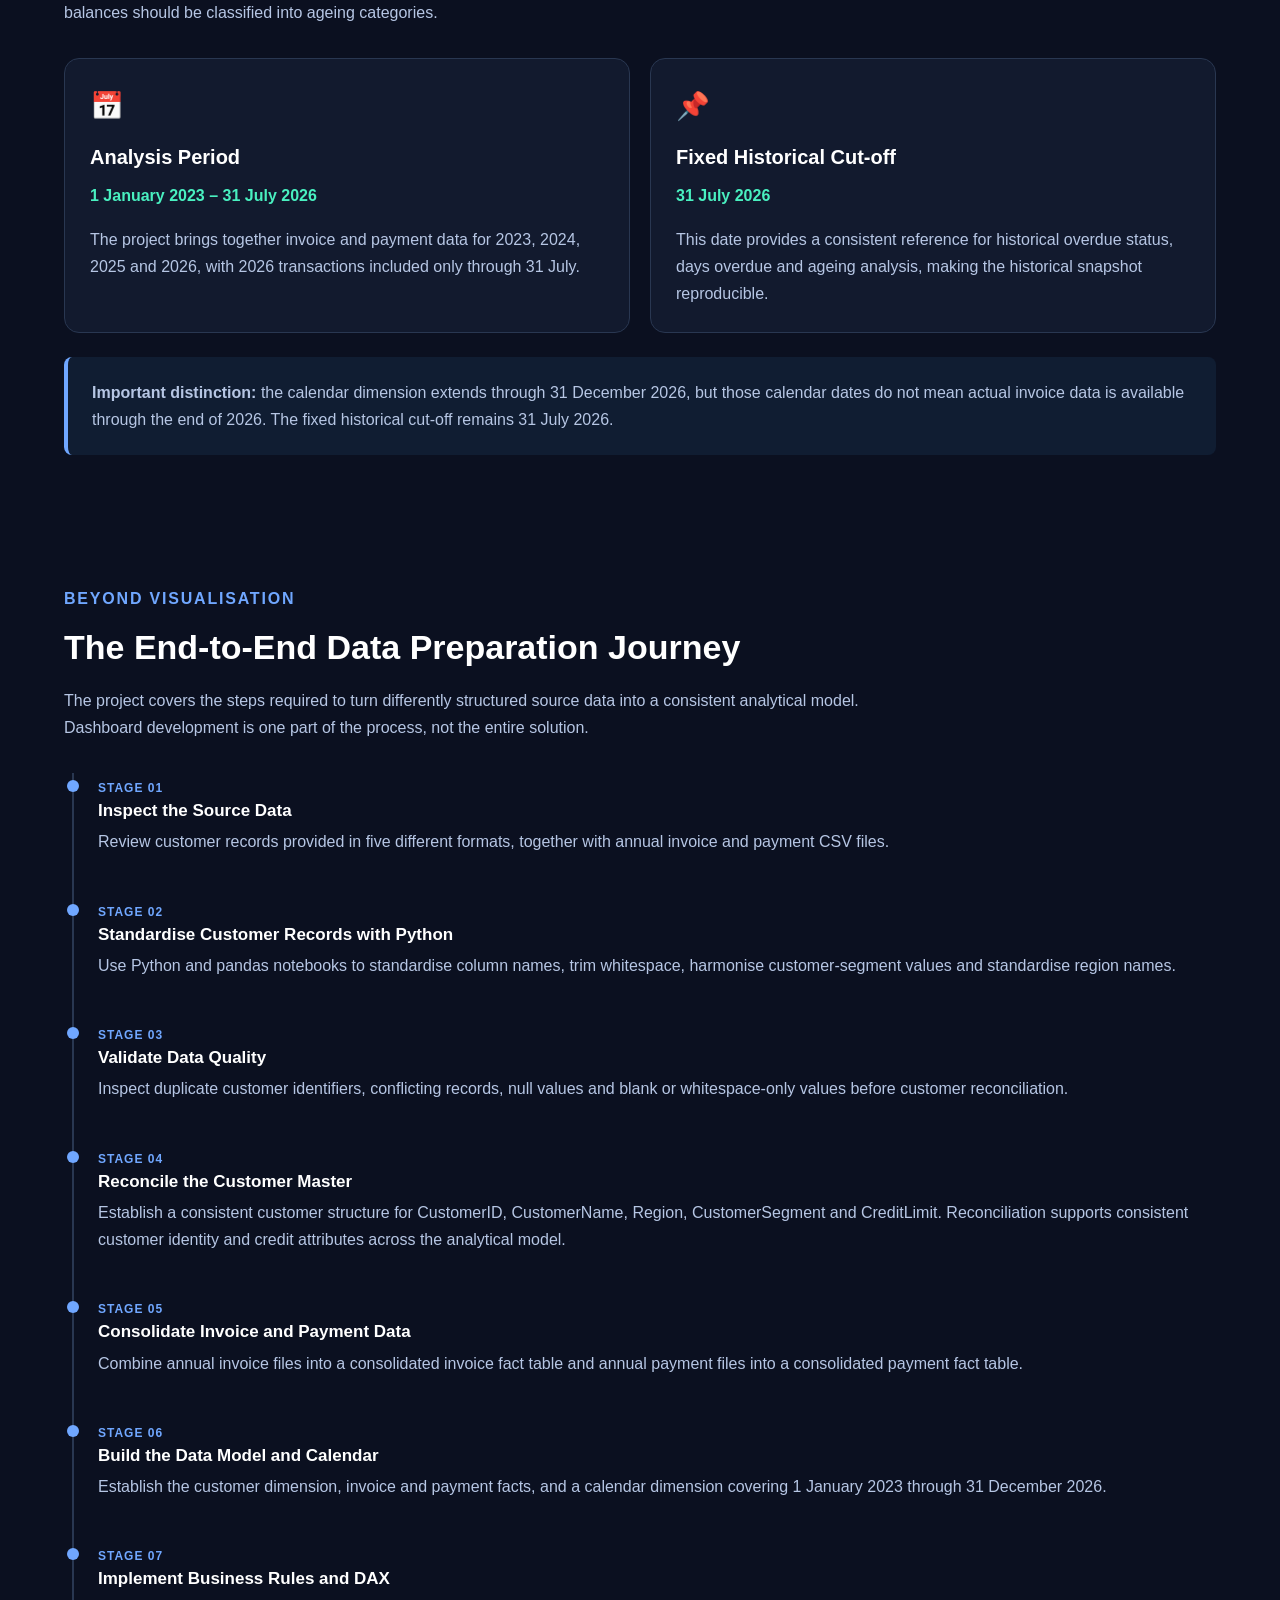
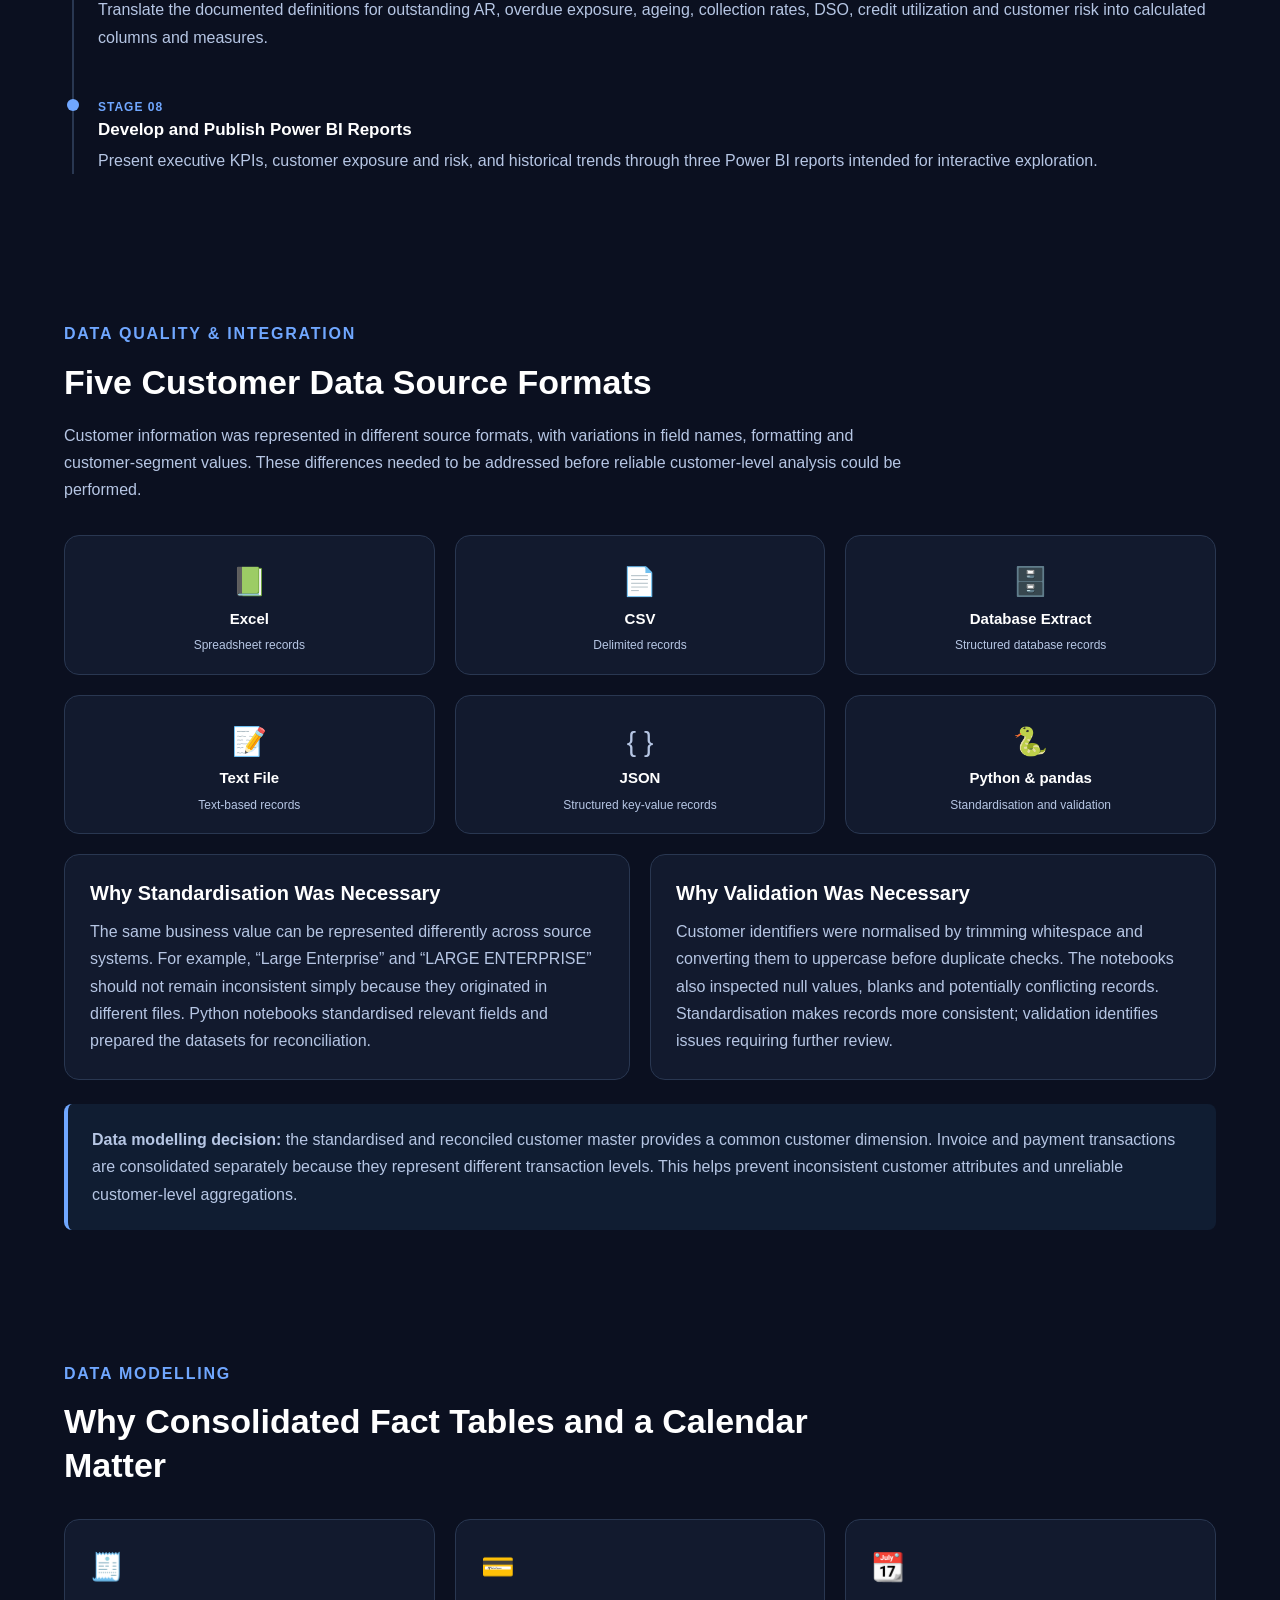
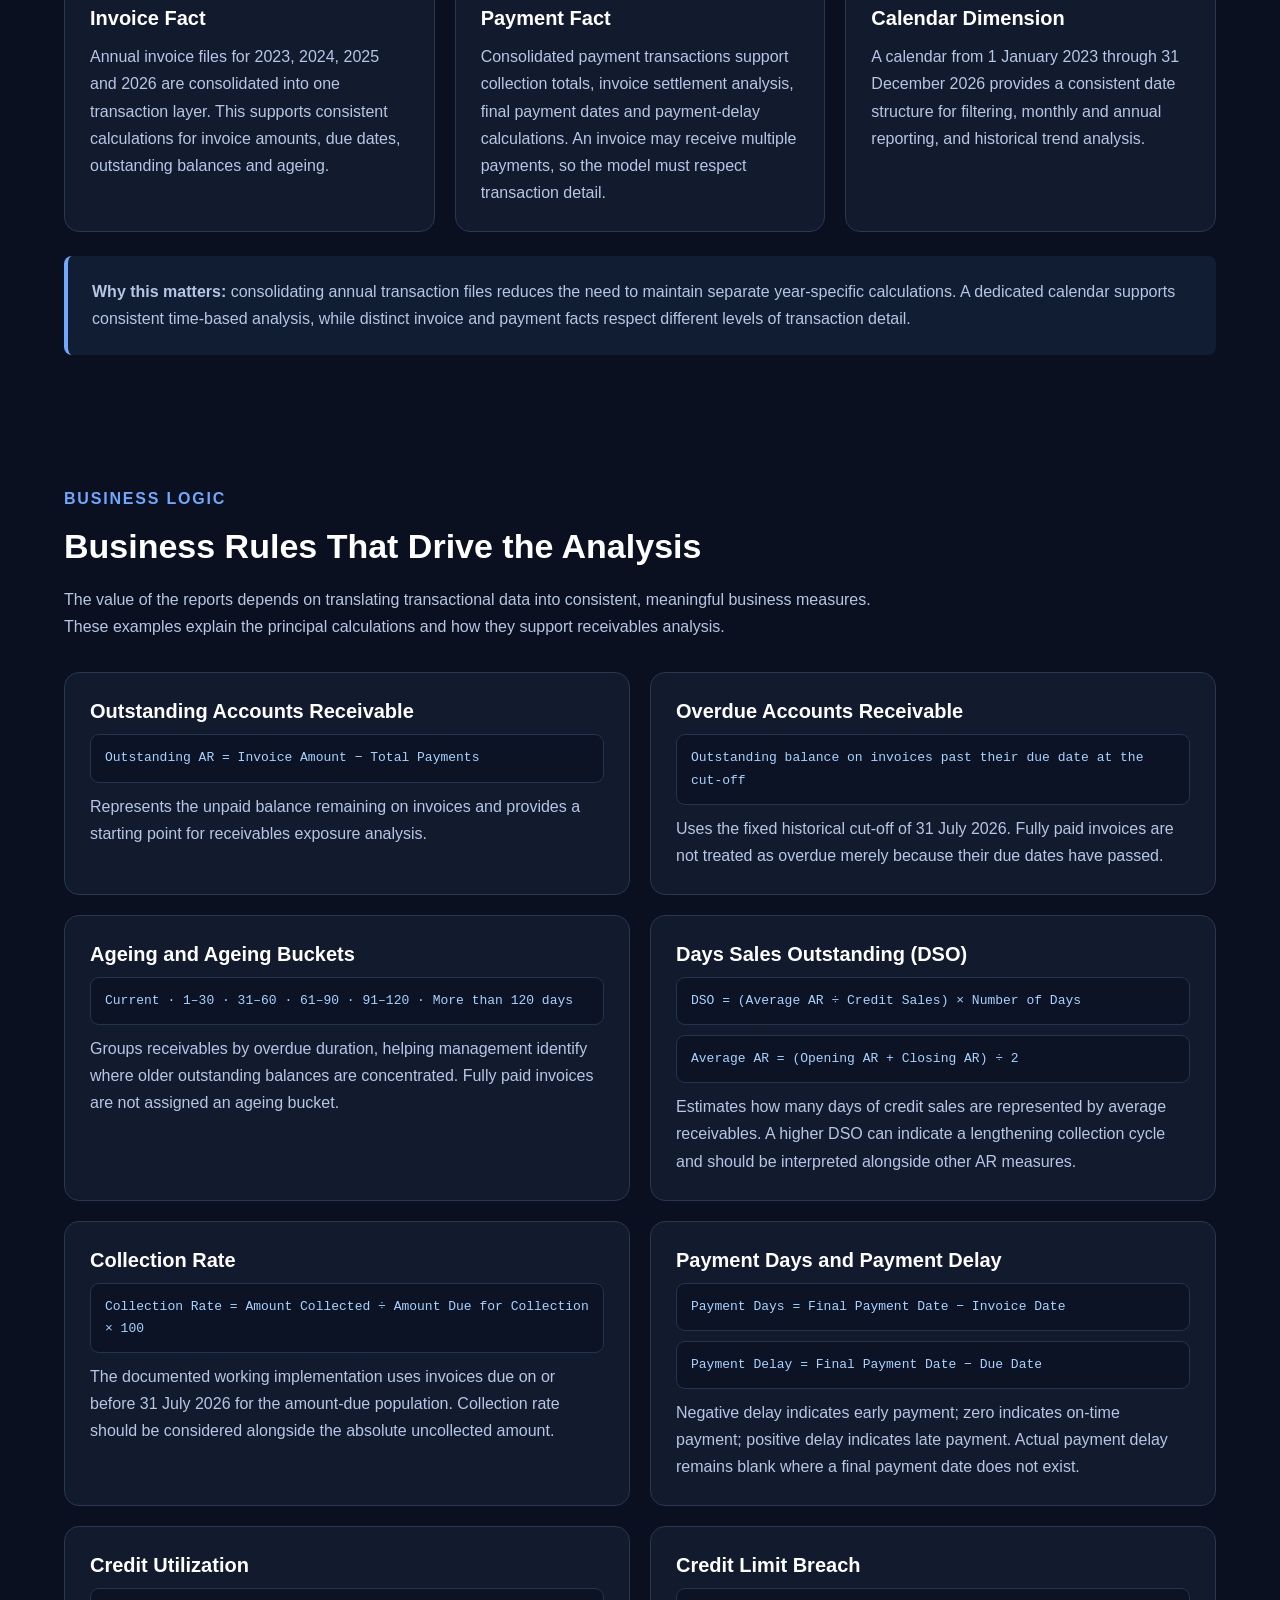
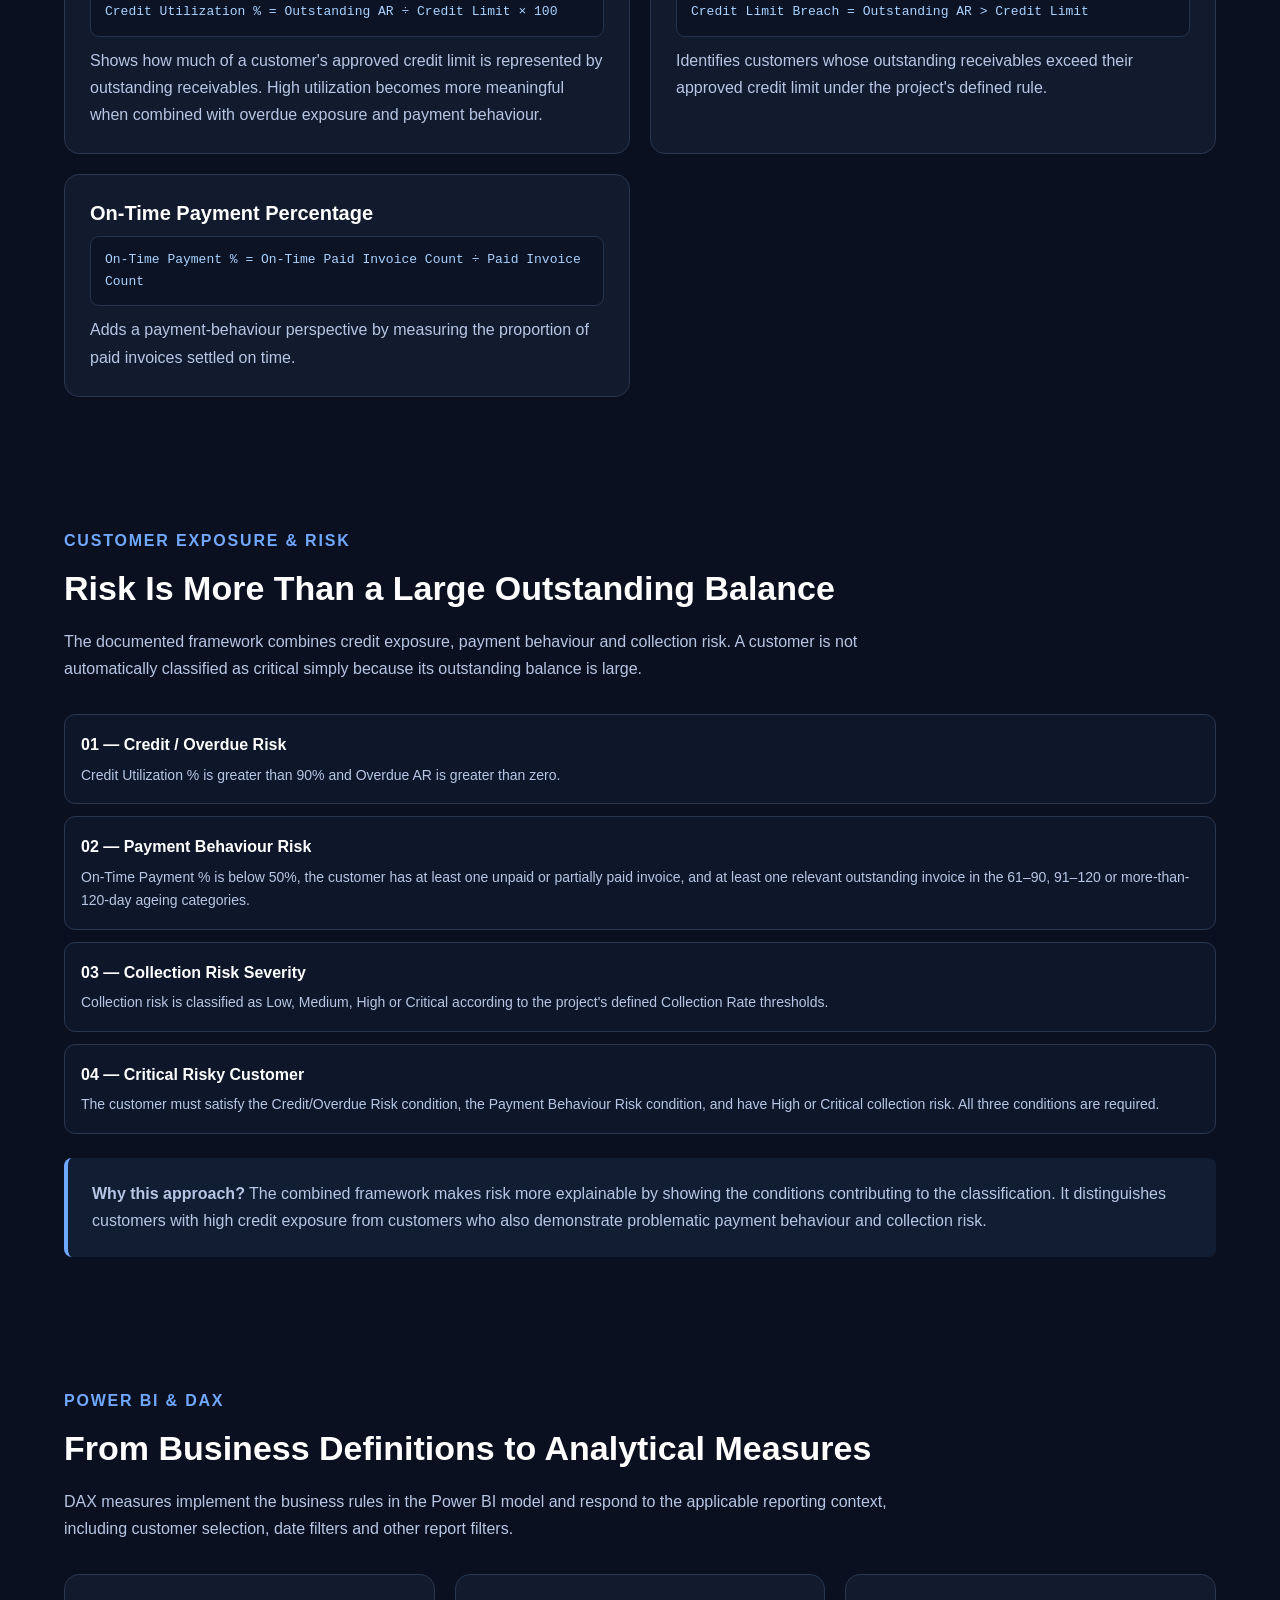
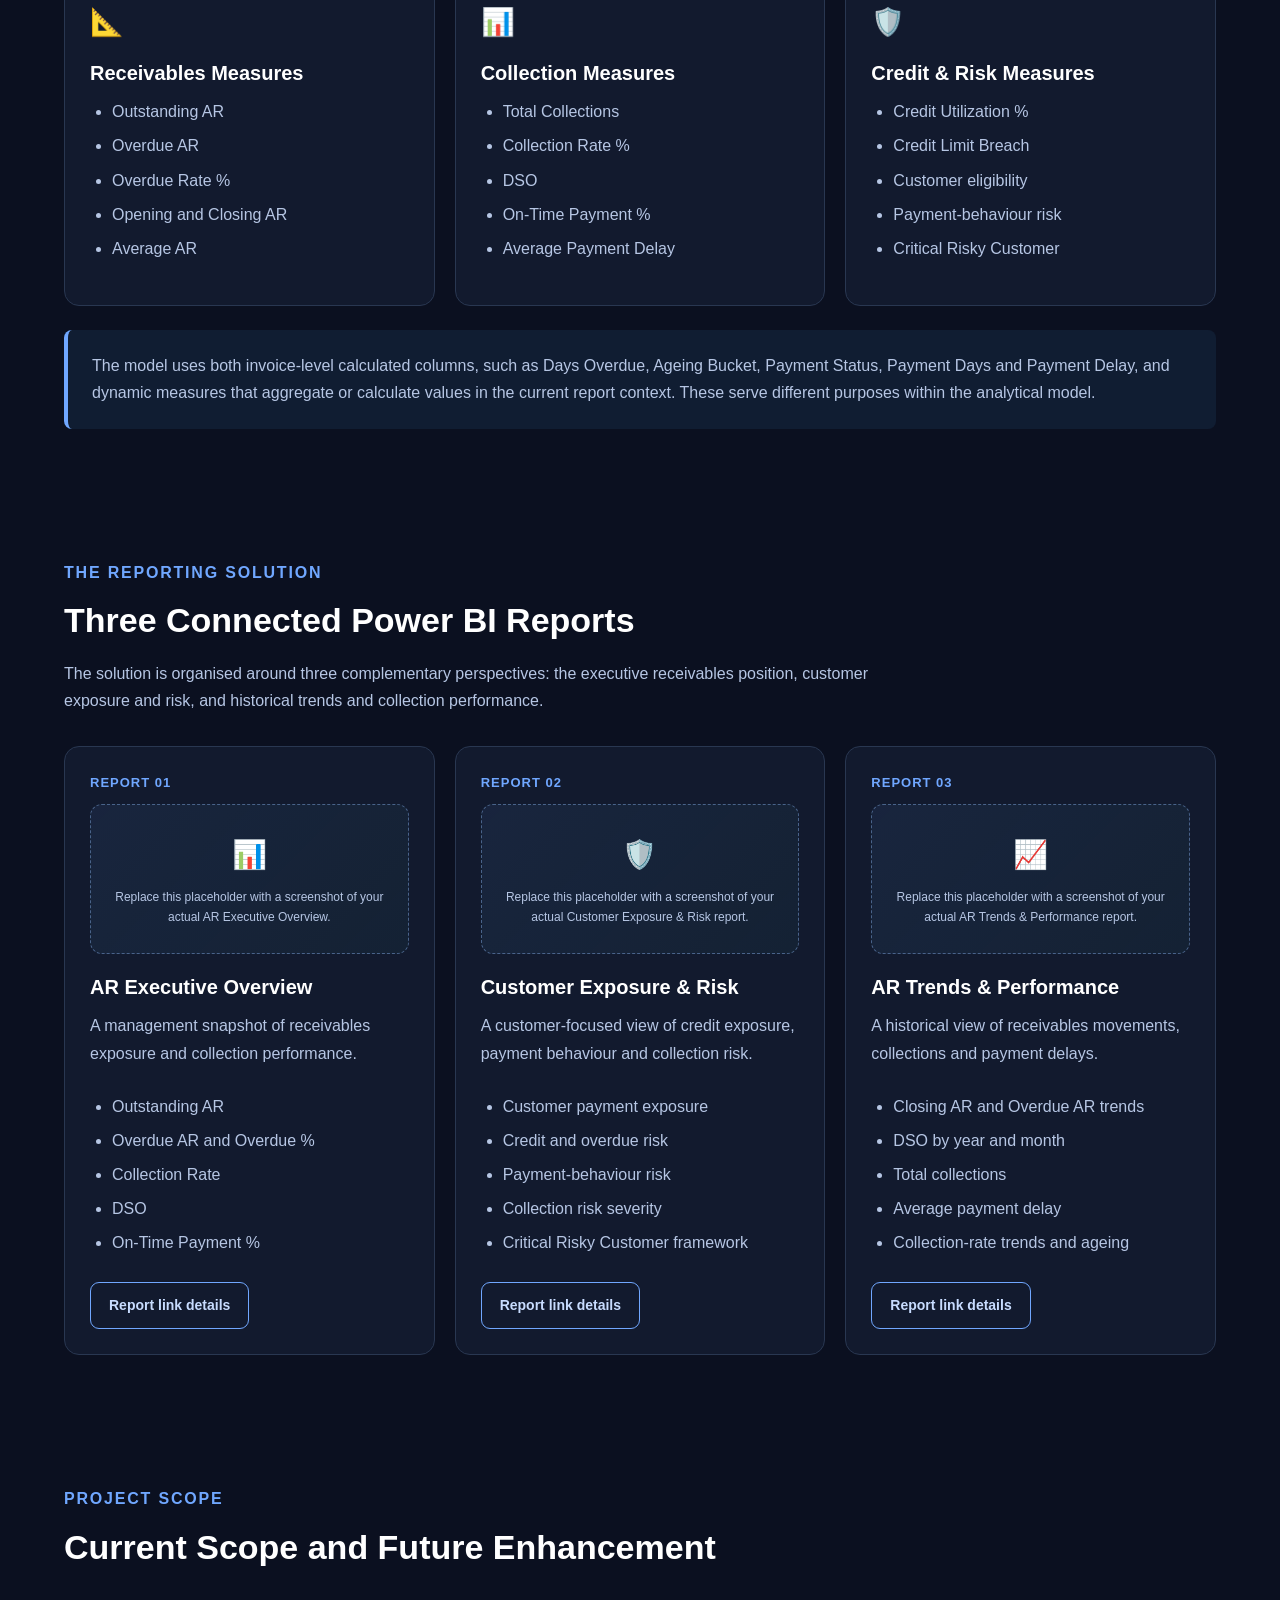
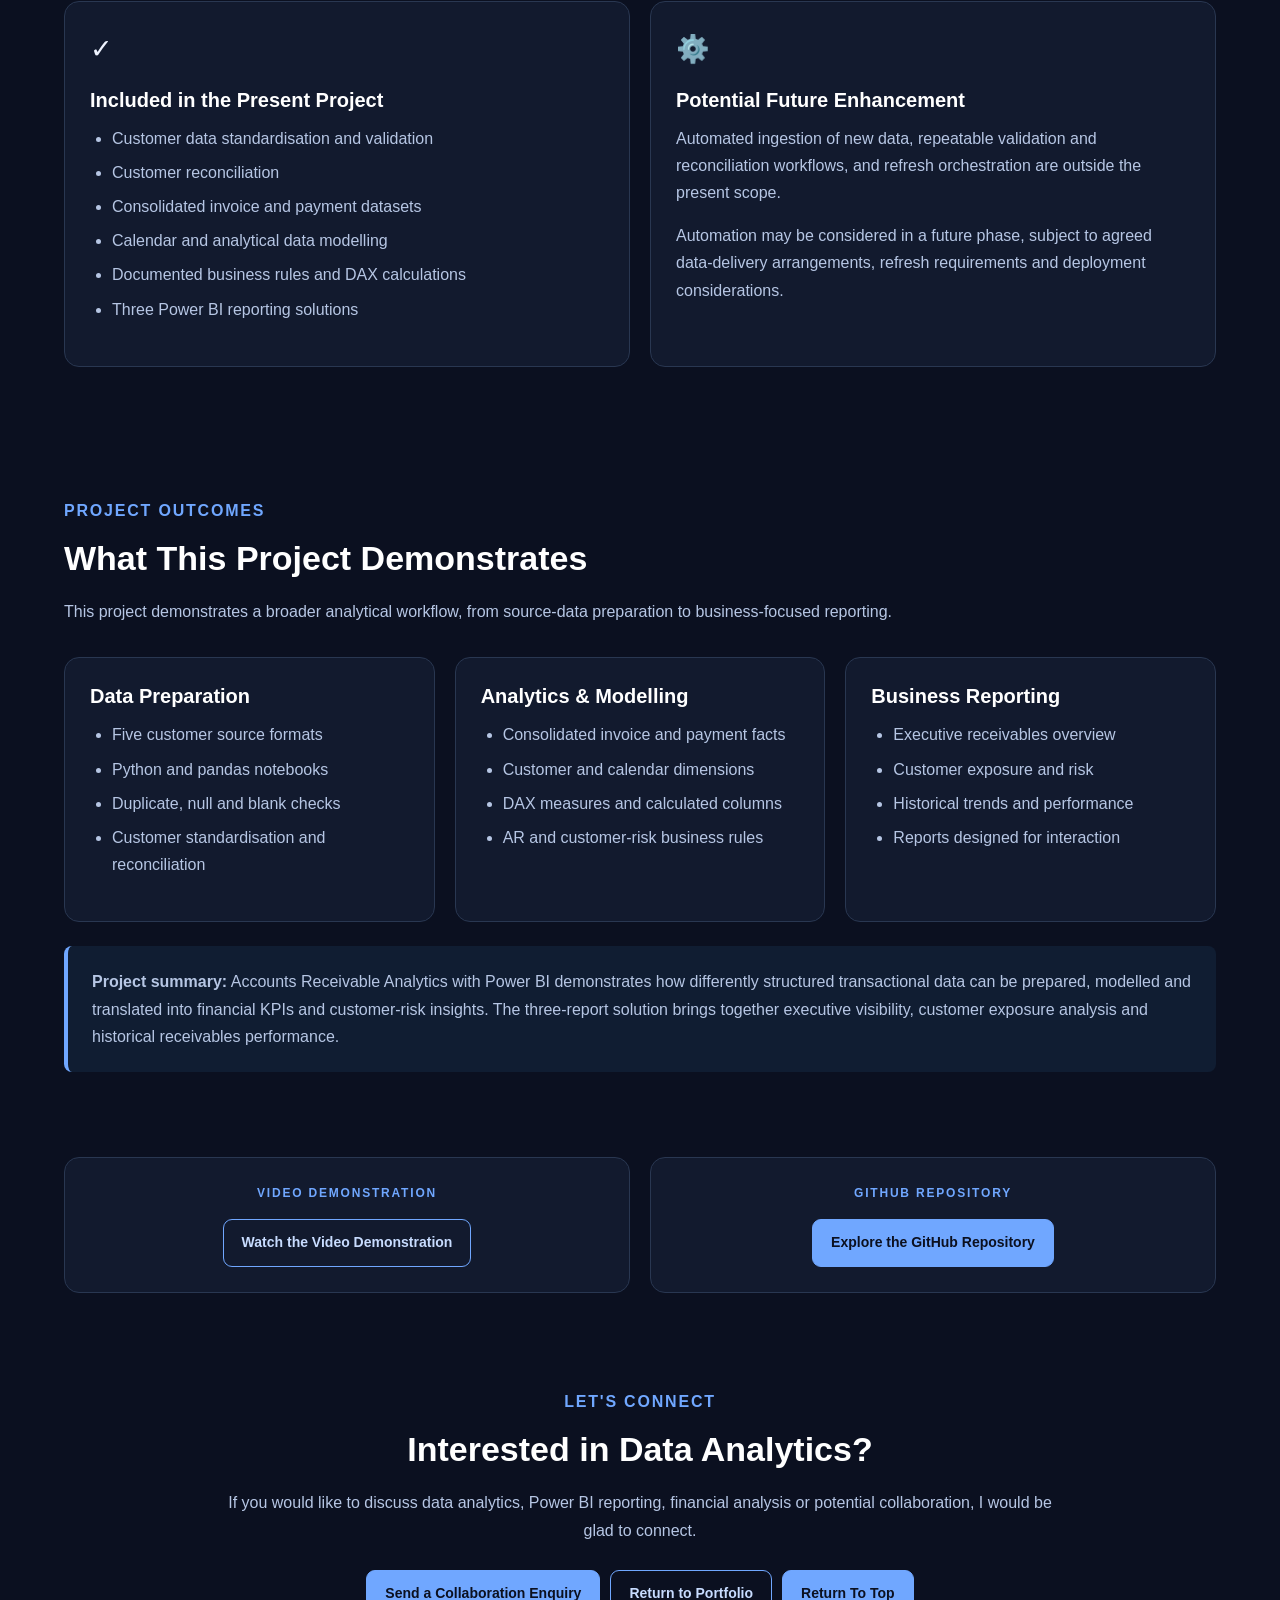
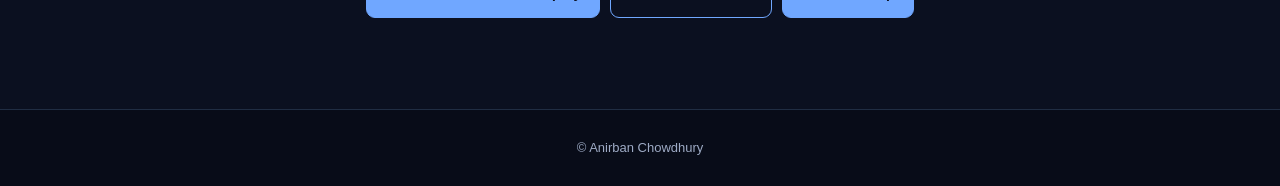
<file: AR-Project.html>
<!DOCTYPE html>
<html lang="en">
<head>
    <meta charset="UTF-8">
    <meta name="viewport" content="width=device-width, initial-scale=1.0">
    <meta name="description" content="Anirban Chowdhury's end-to-end Accounts Receivable Analytics project using Power BI, DAX, Python and pandas.">
    <title>Accounts Receivable Analytics | Anirban Chowdhury</title>
    <link rel="stylesheet" href="css/style.css">
    <style>
        :root{--ar-bg:#0b1020;--ar-card:#121a2e;--ar-hover:#18243b;--ar-border:#293751;--ar-blue:#70a7ff;--ar-text:#eef3ff;--ar-muted:#b6c6e4;--ar-green:#49f0c0;--ar-yellow:#ffd34d;--ar-purple:#c9a5ff}
        html{scroll-behavior:smooth;scroll-padding-top:90px}
        .ar-page{background:var(--ar-bg);color:var(--ar-text);font-family:Arial,Helvetica,sans-serif;line-height:1.7;overflow-wrap:anywhere}
        .ar-page *{box-sizing:border-box}.ar-container{width:90%;max-width:1180px;margin:0 auto}
        .ar-page a{color:var(--ar-blue)}.ar-page a:hover{color:#a9cbff}
        .ar-page h1,.ar-page h2,.ar-page h3,.ar-page h4{color:#fff;line-height:1.3}
        .ar-page h2{font-size:clamp(25px,3vw,34px);margin:0 0 18px}.ar-page h3{font-size:20px;margin:0 0 12px}
        .ar-page p{color:var(--ar-muted);margin:0 0 16px}.ar-page ul{color:var(--ar-muted);padding-left:22px;margin:10px 0 18px}.ar-page li{margin-bottom:7px}
        .ar-eyebrow{color:var(--ar-blue)!important;text-transform:uppercase;letter-spacing:1.8px;font-size:12px;font-weight:800;margin-bottom:12px!important}
        .ar-section{padding:65px 0;scroll-margin-top:75px}.ar-section-heading{max-width:850px;margin-bottom:32px}.ar-section-heading p{font-size:16px}
        .ar-hero{padding:70px 0 55px;background:radial-gradient(ellipse at top right,rgba(62,115,204,.2),transparent 55%),var(--ar-bg)}
        .ar-hero h1{max-width:950px;font-size:clamp(34px,5vw,57px);font-weight:800;letter-spacing:-1.2px;margin:0 0 20px}
        .ar-gradient-text{background:linear-gradient(90deg,#70a7ff,#8be2ff,#49f0c0);-webkit-background-clip:text;background-clip:text;-webkit-text-fill-color:transparent}
        .ar-hero-description{max-width:850px;font-size:18px;line-height:1.8}.ar-meta,.ar-actions{display:flex;flex-wrap:wrap;gap:10px;margin:26px 0}
        .ar-tag{display:inline-block;padding:7px 12px;border:1px solid var(--ar-border);background:var(--ar-card);color:#c8dcff;border-radius:30px;font-size:12px;font-weight:700}
        .ar-button{display:inline-block;text-decoration:none;border:1px solid var(--ar-blue);border-radius:9px;padding:11px 18px;font-weight:700;font-size:14px;transition:background .2s,transform .2s}
        .ar-button-primary{color:#0b1020!important;background:var(--ar-blue)}.ar-button-secondary{color:#c8dcff!important;background:transparent}.ar-button:hover{transform:translateY(-2px)}.ar-button-primary:hover{background:#a9cbff}.ar-button-secondary:hover{background:var(--ar-hover)}
        .ar-stats-grid{display:grid;grid-template-columns:repeat(4,minmax(0,1fr));gap:16px;margin-top:35px}
        .ar-stat-card,.ar-card,.ar-source-card,.ar-scope-box{background:var(--ar-card);border:1px solid var(--ar-border);border-radius:15px}
        .ar-stat-card{padding:21px}.ar-stat-value{display:block;color:var(--ar-blue);font-size:clamp(21px,2.5vw,29px);font-weight:800;line-height:1.3;margin-bottom:8px}
        .ar-stat-label{display:block;color:#fff;font-weight:700;font-size:14px}.ar-stat-note{display:block;color:var(--ar-muted);font-size:12px;margin-top:5px}
        .ar-grid-2,.ar-grid-3{display:grid;gap:20px}.ar-grid-2{grid-template-columns:repeat(2,minmax(0,1fr))}.ar-grid-3{grid-template-columns:repeat(3,minmax(0,1fr))}
        .ar-card{height:100%;padding:25px;transition:border-color .2s,background .2s,transform .2s}.ar-card:hover{background:var(--ar-hover);border-color:var(--ar-blue);transform:translateY(-2px)}
        .ar-card-icon{font-size:27px;display:block;margin-bottom:14px}.ar-highlight{color:var(--ar-green)!important;font-weight:700}
        .ar-callout{padding:22px 24px;margin-top:24px;background:#101d32;border-left:4px solid var(--ar-blue);border-radius:8px}.ar-callout p:last-child,.ar-card p:last-child{margin-bottom:0}
        .ar-timeline{border-left:2px solid var(--ar-border);padding-left:24px;margin-left:8px}.ar-timeline-item{position:relative;padding:0 0 25px}.ar-timeline-item:last-child{padding-bottom:0}
        .ar-timeline-item:before{content:"";position:absolute;width:12px;height:12px;border-radius:50%;background:var(--ar-blue);left:-31px;top:7px}.ar-timeline-item h3{font-size:17px;margin-bottom:6px}
        .ar-date-label{color:var(--ar-blue);font-size:12px;font-weight:800;text-transform:uppercase;letter-spacing:1px}
        .ar-source-card{padding:18px;text-align:center}.ar-source-card strong{display:block;color:#fff;font-size:15px}.ar-source-card span{display:block;font-size:12px;color:var(--ar-muted);margin-top:4px}
        .ar-rule-card{display:flex;flex-direction:column;gap:10px}.ar-rule-card h3{margin-bottom:0}.ar-formula{display:block;padding:12px 14px;border-radius:9px;background:#0b1325;border:1px solid #24344e;color:#a9d2ff;font-family:Consolas,"Courier New",monospace;font-size:13px;line-height:1.7;white-space:normal}
        .ar-risk-list{display:grid;gap:12px}.ar-risk-item{padding:16px;border:1px solid var(--ar-border);background:#0e172a;border-radius:11px}.ar-risk-item strong{display:block;color:#fff;margin-bottom:5px}.ar-risk-item p{font-size:14px;margin-bottom:0}
        .ar-report-card{display:flex;flex-direction:column;align-items:flex-start}.ar-report-number{color:var(--ar-blue);font-size:13px;font-weight:800;letter-spacing:1px;margin-bottom:10px}
        .ar-report-placeholder{width:100%;min-height:150px;display:flex;flex-direction:column;align-items:center;justify-content:center;padding:20px;margin-bottom:20px;border:1px dashed #49638a;border-radius:12px;background:linear-gradient(135deg,rgba(112,167,255,.08),rgba(73,240,192,.04));text-align:center}
        .ar-report-placeholder span{font-size:28px;margin-bottom:8px}.ar-report-placeholder p{font-size:12px;margin:0}.ar-report-card .ar-button{margin-top:auto}
        .ar-scope-box{padding:24px}.ar-footer{padding:28px 0;background:#080c18;border-top:1px solid #202d43;text-align:center}.ar-footer p{margin:0;font-size:13px}.ar-footer a{text-decoration:none}
        @media(max-width:950px){.ar-stats-grid{grid-template-columns:repeat(2,minmax(0,1fr))}.ar-grid-3{grid-template-columns:repeat(2,minmax(0,1fr))}}
        @media(max-width:700px){.ar-section{padding:45px 0}.ar-hero{padding:48px 0 35px}.ar-grid-2,.ar-grid-3{grid-template-columns:1fr}.ar-hero-description{font-size:16px}.ar-card{padding:21px}}
        @media(max-width:420px){.ar-stats-grid{grid-template-columns:1fr}.ar-meta{gap:7px}.ar-tag{font-size:11px}.ar-actions{flex-direction:column;align-items:stretch}.ar-button{text-align:center}}
    </style>
</head>
<body>
    <header>
        <div class="container nav">
            <div class="logo"><a href="index.html">Anirban Chowdhury</a></div>
            <ul class="nav-links">
                <li><a href="index.html">Home</a></li>
                <li><a href="older-projects.html">Older Projects</a></li>
                <li><a href="Blog.html" aria-current="page">Blog</a></li>
                <li><a href="About%20Me.html">About Me</a></li>
                <li><a href="#project-contact">Contact</a></li>
            </ul>
        </div>
    </header>

    <main class="ar-page" id="top">
        <section class="ar-hero">
            <div class="ar-container">
                <p class="ar-eyebrow">End-to-End Data Analytics Project</p>
                <h1>Accounts Receivable <span class="ar-gradient-text">Analytics</span></h1>
                <p class="ar-hero-description">From raw customer, invoice and payment data to financial KPIs, customer-risk analysis and interactive Power BI reports. This project explores how structured data preparation, Python, data modelling and DAX can support better Accounts Receivable decision-making.</p>
                <div class="ar-meta">
                    <span class="ar-tag">Power BI</span><span class="ar-tag">DAX</span><span class="ar-tag">Python &amp; pandas</span><span class="ar-tag">Data Modelling</span><span class="ar-tag">Financial Analytics</span><span class="ar-tag">Customer Risk</span>
                </div>
                <div class="ar-actions">
                    <a class="ar-button ar-button-primary" href="#dashboard-reports">Explore the Dashboard Reports</a>
                    <a class="ar-button ar-button-secondary" href="#end-to-end">Explore the Data Journey</a>
                    <a class="ar-button ar-button-primary" href="#github-repository">Explore the GitHub Repository</a>
                    <a class="ar-button ar-button-secondary" href="#video-demonstration">Video Demonstration</a>
                </div>
                <div class="ar-stats-grid">
                    <div class="ar-stat-card"><span class="ar-stat-value">3</span><span class="ar-stat-label">Power BI Reports</span><span class="ar-stat-note">Executive, customer risk and trends</span></div>
                    <div class="ar-stat-card"><span class="ar-stat-value">5</span><span class="ar-stat-label">Customer Source Formats</span><span class="ar-stat-note">Excel, CSV, database, text and JSON</span></div>
                    <div class="ar-stat-card"><span class="ar-stat-value">2023–2026</span><span class="ar-stat-label">Analysis Period</span><span class="ar-stat-note">1 January 2023 – 31 July 2026</span></div>
                    <div class="ar-stat-card"><span class="ar-stat-value">End-to-End</span><span class="ar-stat-label">Analytical Workflow</span><span class="ar-stat-note">Data preparation through reporting</span></div>
                </div>
            </div>
        </section>

        <section class="ar-section"><div class="ar-container">
            <div class="ar-section-heading"><p class="ar-eyebrow">Business Context</p><h2>Why Accounts Receivable Analytics?</h2><p>Accounts Receivable represents money a business is owed by customers for goods or services already supplied on credit. Sales do not automatically translate into cash received. When invoices remain unpaid, businesses can experience cash-flow pressure, delayed collections and increased credit exposure.</p><p>An outstanding-balance report tells management how much money is owed, but not necessarily how old those balances are, how effectively collections are performing, or which customers need attention first. This project connects those questions through financial KPIs, ageing analysis, payment behaviour and a documented customer-risk framework.</p></div>
            <div class="ar-grid-3">
                <article class="ar-card"><span class="ar-card-icon">💰</span><h3>Understand Exposure</h3><p>Examine outstanding and overdue receivables to understand how much customer debt remains to be collected.</p></article>
                <article class="ar-card"><span class="ar-card-icon">⏱️</span><h3>Evaluate Collections</h3><p>Analyse DSO, collection rates, ageing distribution, payment days and payment delays.</p></article>
                <article class="ar-card"><span class="ar-card-icon">🛡️</span><h3>Identify Customer Risk</h3><p>Combine credit utilization, overdue exposure, payment behaviour and collection risk instead of relying on balances alone.</p></article>
            </div>
        </div></section>

        <section class="ar-section"><div class="ar-container">
            <div class="ar-section-heading"><p class="ar-eyebrow">Historical Scope</p><h2>Analysis Period and Data Cut-off</h2><p>A consistent historical reference date is essential when determining whether invoices are overdue and how outstanding balances should be classified into ageing categories.</p></div>
            <div class="ar-grid-2">
                <article class="ar-card"><span class="ar-card-icon">📅</span><h3>Analysis Period</h3><p class="ar-highlight">1 January 2023 – 31 July 2026</p><p>The project brings together invoice and payment data for 2023, 2024, 2025 and 2026, with 2026 transactions included only through 31 July.</p></article>
                <article class="ar-card"><span class="ar-card-icon">📌</span><h3>Fixed Historical Cut-off</h3><p class="ar-highlight">31 July 2026</p><p>This date provides a consistent reference for historical overdue status, days overdue and ageing analysis, making the historical snapshot reproducible.</p></article>
            </div>
            <div class="ar-callout"><p><strong>Important distinction:</strong> the calendar dimension extends through 31 December 2026, but those calendar dates do not mean actual invoice data is available through the end of 2026. The fixed historical cut-off remains 31 July 2026.</p></div>
        </div></section>

        <section class="ar-section" id="end-to-end"><div class="ar-container">
            <div class="ar-section-heading"><p class="ar-eyebrow">Beyond Visualisation</p><h2>The End-to-End Data Preparation Journey</h2><p>The project covers the steps required to turn differently structured source data into a consistent analytical model. Dashboard development is one part of the process, not the entire solution.</p></div>
            <div class="ar-timeline">
                <div class="ar-timeline-item"><span class="ar-date-label">Stage 01</span><h3>Inspect the Source Data</h3><p>Review customer records provided in five different formats, together with annual invoice and payment CSV files.</p></div>
                <div class="ar-timeline-item"><span class="ar-date-label">Stage 02</span><h3>Standardise Customer Records with Python</h3><p>Use Python and pandas notebooks to standardise column names, trim whitespace, harmonise customer-segment values and standardise region names.</p></div>
                <div class="ar-timeline-item"><span class="ar-date-label">Stage 03</span><h3>Validate Data Quality</h3><p>Inspect duplicate customer identifiers, conflicting records, null values and blank or whitespace-only values before customer reconciliation.</p></div>
                <div class="ar-timeline-item"><span class="ar-date-label">Stage 04</span><h3>Reconcile the Customer Master</h3><p>Establish a consistent customer structure for CustomerID, CustomerName, Region, CustomerSegment and CreditLimit. Reconciliation supports consistent customer identity and credit attributes across the analytical model.</p></div>
                <div class="ar-timeline-item"><span class="ar-date-label">Stage 05</span><h3>Consolidate Invoice and Payment Data</h3><p>Combine annual invoice files into a consolidated invoice fact table and annual payment files into a consolidated payment fact table.</p></div>
                <div class="ar-timeline-item"><span class="ar-date-label">Stage 06</span><h3>Build the Data Model and Calendar</h3><p>Establish the customer dimension, invoice and payment facts, and a calendar dimension covering 1 January 2023 through 31 December 2026.</p></div>
                <div class="ar-timeline-item"><span class="ar-date-label">Stage 07</span><h3>Implement Business Rules and DAX</h3><p>Translate the documented definitions for outstanding AR, overdue exposure, ageing, collection rates, DSO, credit utilization and customer risk into calculated columns and measures.</p></div>
                <div class="ar-timeline-item"><span class="ar-date-label">Stage 08</span><h3>Develop and Publish Power BI Reports</h3><p>Present executive KPIs, customer exposure and risk, and historical trends through three Power BI reports intended for interactive exploration.</p></div>
            </div>
        </div></section>

        <section class="ar-section"><div class="ar-container">
            <div class="ar-section-heading"><p class="ar-eyebrow">Data Quality &amp; Integration</p><h2>Five Customer Data Source Formats</h2><p>Customer information was represented in different source formats, with variations in field names, formatting and customer-segment values. These differences needed to be addressed before reliable customer-level analysis could be performed.</p></div>
            <div class="ar-grid-3">
                <div class="ar-source-card"><span style="font-size:28px">📗</span><strong>Excel</strong><span>Spreadsheet records</span></div>
                <div class="ar-source-card"><span style="font-size:28px">📄</span><strong>CSV</strong><span>Delimited records</span></div>
                <div class="ar-source-card"><span style="font-size:28px">🗄️</span><strong>Database Extract</strong><span>Structured database records</span></div>
                <div class="ar-source-card"><span style="font-size:28px">📝</span><strong>Text File</strong><span>Text-based records</span></div>
                <div class="ar-source-card"><span style="font-size:28px">{ }</span><strong>JSON</strong><span>Structured key-value records</span></div>
                <div class="ar-source-card"><span style="font-size:28px">🐍</span><strong>Python &amp; pandas</strong><span>Standardisation and validation</span></div>
            </div>
            <div class="ar-grid-2" style="margin-top:20px">
                <article class="ar-card"><h3>Why Standardisation Was Necessary</h3><p>The same business value can be represented differently across source systems. For example, “Large Enterprise” and “LARGE ENTERPRISE” should not remain inconsistent simply because they originated in different files. Python notebooks standardised relevant fields and prepared the datasets for reconciliation.</p></article>
                <article class="ar-card"><h3>Why Validation Was Necessary</h3><p>Customer identifiers were normalised by trimming whitespace and converting them to uppercase before duplicate checks. The notebooks also inspected null values, blanks and potentially conflicting records. Standardisation makes records more consistent; validation identifies issues requiring further review.</p></article>
            </div>
            <div class="ar-callout"><p><strong>Data modelling decision:</strong> the standardised and reconciled customer master provides a common customer dimension. Invoice and payment transactions are consolidated separately because they represent different transaction levels. This helps prevent inconsistent customer attributes and unreliable customer-level aggregations.</p></div>
        </div></section>

        <section class="ar-section"><div class="ar-container">
            <div class="ar-section-heading"><p class="ar-eyebrow">Data Modelling</p><h2>Why Consolidated Fact Tables and a Calendar Matter</h2></div>
            <div class="ar-grid-3">
                <article class="ar-card"><span class="ar-card-icon">🧾</span><h3>Invoice Fact</h3><p>Annual invoice files for 2023, 2024, 2025 and 2026 are consolidated into one transaction layer. This supports consistent calculations for invoice amounts, due dates, outstanding balances and ageing.</p></article>
                <article class="ar-card"><span class="ar-card-icon">💳</span><h3>Payment Fact</h3><p>Consolidated payment transactions support collection totals, invoice settlement analysis, final payment dates and payment-delay calculations. An invoice may receive multiple payments, so the model must respect transaction detail.</p></article>
                <article class="ar-card"><span class="ar-card-icon">📆</span><h3>Calendar Dimension</h3><p>A calendar from 1 January 2023 through 31 December 2026 provides a consistent date structure for filtering, monthly and annual reporting, and historical trend analysis.</p></article>
            </div>
            <div class="ar-callout"><p><strong>Why this matters:</strong> consolidating annual transaction files reduces the need to maintain separate year-specific calculations. A dedicated calendar supports consistent time-based analysis, while distinct invoice and payment facts respect different levels of transaction detail.</p></div>
        </div></section>

        <section class="ar-section"><div class="ar-container">
            <div class="ar-section-heading"><p class="ar-eyebrow">Business Logic</p><h2>Business Rules That Drive the Analysis</h2><p>The value of the reports depends on translating transactional data into consistent, meaningful business measures. These examples explain the principal calculations and how they support receivables analysis.</p></div>
            <div class="ar-grid-2">
                <article class="ar-card ar-rule-card"><h3>Outstanding Accounts Receivable</h3><span class="ar-formula">Outstanding AR = Invoice Amount − Total Payments</span><p>Represents the unpaid balance remaining on invoices and provides a starting point for receivables exposure analysis.</p></article>
                <article class="ar-card ar-rule-card"><h3>Overdue Accounts Receivable</h3><span class="ar-formula">Outstanding balance on invoices past their due date at the cut-off</span><p>Uses the fixed historical cut-off of 31 July 2026. Fully paid invoices are not treated as overdue merely because their due dates have passed.</p></article>
                <article class="ar-card ar-rule-card"><h3>Ageing and Ageing Buckets</h3><span class="ar-formula">Current · 1–30 · 31–60 · 61–90 · 91–120 · More than 120 days</span><p>Groups receivables by overdue duration, helping management identify where older outstanding balances are concentrated. Fully paid invoices are not assigned an ageing bucket.</p></article>
                <article class="ar-card ar-rule-card"><h3>Days Sales Outstanding (DSO)</h3><span class="ar-formula">DSO = (Average AR ÷ Credit Sales) × Number of Days</span><span class="ar-formula">Average AR = (Opening AR + Closing AR) ÷ 2</span><p>Estimates how many days of credit sales are represented by average receivables. A higher DSO can indicate a lengthening collection cycle and should be interpreted alongside other AR measures.</p></article>
                <article class="ar-card ar-rule-card"><h3>Collection Rate</h3><span class="ar-formula">Collection Rate = Amount Collected ÷ Amount Due for Collection × 100</span><p>The documented working implementation uses invoices due on or before 31 July 2026 for the amount-due population. Collection rate should be considered alongside the absolute uncollected amount.</p></article>
                <article class="ar-card ar-rule-card"><h3>Payment Days and Payment Delay</h3><span class="ar-formula">Payment Days = Final Payment Date − Invoice Date</span><span class="ar-formula">Payment Delay = Final Payment Date − Due Date</span><p>Negative delay indicates early payment; zero indicates on-time payment; positive delay indicates late payment. Actual payment delay remains blank where a final payment date does not exist.</p></article>
                <article class="ar-card ar-rule-card"><h3>Credit Utilization</h3><span class="ar-formula">Credit Utilization % = Outstanding AR ÷ Credit Limit × 100</span><p>Shows how much of a customer's approved credit limit is represented by outstanding receivables. High utilization becomes more meaningful when combined with overdue exposure and payment behaviour.</p></article>
                <article class="ar-card ar-rule-card"><h3>Credit Limit Breach</h3><span class="ar-formula">Credit Limit Breach = Outstanding AR &gt; Credit Limit</span><p>Identifies customers whose outstanding receivables exceed their approved credit limit under the project's defined rule.</p></article>
                <article class="ar-card ar-rule-card"><h3>On-Time Payment Percentage</h3><span class="ar-formula">On-Time Payment % = On-Time Paid Invoice Count ÷ Paid Invoice Count</span><p>Adds a payment-behaviour perspective by measuring the proportion of paid invoices settled on time.</p></article>
            </div>
        </div></section>

        <section class="ar-section"><div class="ar-container">
            <div class="ar-section-heading"><p class="ar-eyebrow">Customer Exposure &amp; Risk</p><h2>Risk Is More Than a Large Outstanding Balance</h2><p>The documented framework combines credit exposure, payment behaviour and collection risk. A customer is not automatically classified as critical simply because its outstanding balance is large.</p></div>
            <div class="ar-risk-list">
                <div class="ar-risk-item"><strong>01 — Credit / Overdue Risk</strong><p>Credit Utilization % is greater than 90% and Overdue AR is greater than zero.</p></div>
                <div class="ar-risk-item"><strong>02 — Payment Behaviour Risk</strong><p>On-Time Payment % is below 50%, the customer has at least one unpaid or partially paid invoice, and at least one relevant outstanding invoice in the 61–90, 91–120 or more-than-120-day ageing categories.</p></div>
                <div class="ar-risk-item"><strong>03 — Collection Risk Severity</strong><p>Collection risk is classified as Low, Medium, High or Critical according to the project's defined Collection Rate thresholds.</p></div>
                <div class="ar-risk-item"><strong>04 — Critical Risky Customer</strong><p>The customer must satisfy the Credit/Overdue Risk condition, the Payment Behaviour Risk condition, and have High or Critical collection risk. All three conditions are required.</p></div>
            </div>
            <div class="ar-callout"><p><strong>Why this approach?</strong> The combined framework makes risk more explainable by showing the conditions contributing to the classification. It distinguishes customers with high credit exposure from customers who also demonstrate problematic payment behaviour and collection risk.</p></div>
        </div></section>

        <section class="ar-section"><div class="ar-container">
            <div class="ar-section-heading"><p class="ar-eyebrow">Power BI &amp; DAX</p><h2>From Business Definitions to Analytical Measures</h2><p>DAX measures implement the business rules in the Power BI model and respond to the applicable reporting context, including customer selection, date filters and other report filters.</p></div>
            <div class="ar-grid-3">
                <article class="ar-card"><span class="ar-card-icon">📐</span><h3>Receivables Measures</h3><ul><li>Outstanding AR</li><li>Overdue AR</li><li>Overdue Rate %</li><li>Opening and Closing AR</li><li>Average AR</li></ul></article>
                <article class="ar-card"><span class="ar-card-icon">📊</span><h3>Collection Measures</h3><ul><li>Total Collections</li><li>Collection Rate %</li><li>DSO</li><li>On-Time Payment %</li><li>Average Payment Delay</li></ul></article>
                <article class="ar-card"><span class="ar-card-icon">🛡️</span><h3>Credit &amp; Risk Measures</h3><ul><li>Credit Utilization %</li><li>Credit Limit Breach</li><li>Customer eligibility</li><li>Payment-behaviour risk</li><li>Critical Risky Customer</li></ul></article>
            </div>
            <div class="ar-callout"><p>The model uses both invoice-level calculated columns, such as Days Overdue, Ageing Bucket, Payment Status, Payment Days and Payment Delay, and dynamic measures that aggregate or calculate values in the current report context. These serve different purposes within the analytical model.</p></div>
        </div></section>

        <section class="ar-section" id="dashboard-reports"><div class="ar-container">
            <div class="ar-section-heading"><p class="ar-eyebrow">The Reporting Solution</p><h2>Three Connected Power BI Reports</h2><p>The solution is organised around three complementary perspectives: the executive receivables position, customer exposure and risk, and historical trends and collection performance.</p></div>
            <div class="ar-grid-3">
                <article class="ar-card ar-report-card"><span class="ar-report-number">REPORT 01</span><div class="ar-report-placeholder"><span>📊</span><p>Replace this placeholder with a screenshot of your actual AR Executive Overview.</p></div><h3>AR Executive Overview</h3><p>A management snapshot of receivables exposure and collection performance.</p><ul><li>Outstanding AR</li><li>Overdue AR and Overdue %</li><li>Collection Rate</li><li>DSO</li><li>On-Time Payment %</li></ul><a class="ar-button ar-button-secondary" href="https://workdataanalysis-my.sharepoint.com/:v:/g/personal/anirbanchowdhury_workdataanalysis_onmicrosoft_com/IQAHaBaRfT_JR7JGPvGHrKXMAaQES9TUTTIUdAHA_SV-u6k?nav=eyJyZWZlcnJhbEluZm8iOnsicmVmZXJyYWxBcHAiOiJPbmVEcml2ZUZvckJ1c2luZXNzIiwicmVmZXJyYWxBcHBQbGF0Zm9ybSI6IldlYiIsInJlZmVycmFsTW9kZSI6InZpZXciLCJyZWZlcnJhbFZpZXciOiJNeUZpbGVzTGlua0NvcHkifX0&e=sDDTmL">Report link details</a></article>
                <article class="ar-card ar-report-card"><span class="ar-report-number">REPORT 02</span><div class="ar-report-placeholder"><span>🛡️</span><p>Replace this placeholder with a screenshot of your actual Customer Exposure &amp; Risk report.</p></div><h3>Customer Exposure &amp; Risk</h3><p>A customer-focused view of credit exposure, payment behaviour and collection risk.</p><ul><li>Customer payment exposure</li><li>Credit and overdue risk</li><li>Payment-behaviour risk</li><li>Collection risk severity</li><li>Critical Risky Customer framework</li></ul><a class="ar-button ar-button-secondary" href="https://workdataanalysis-my.sharepoint.com/:v:/g/personal/anirbanchowdhury_workdataanalysis_onmicrosoft_com/IQCS_P5ZWgyTRJY0_WJ1MQUsAdW0D8Ff-h1BW7Mq4-sjFz0?nav=eyJyZWZlcnJhbEluZm8iOnsicmVmZXJyYWxBcHAiOiJPbmVEcml2ZUZvckJ1c2luZXNzIiwicmVmZXJyYWxBcHBQbGF0Zm9ybSI6IldlYiIsInJlZmVycmFsTW9kZSI6InZpZXciLCJyZWZlcnJhbFZpZXciOiJNeUZpbGVzTGlua0NvcHkifX0&e=C29Osm">Report link details</a></article>
                <article class="ar-card ar-report-card"><span class="ar-report-number">REPORT 03</span><div class="ar-report-placeholder"><span>📈</span><p>Replace this placeholder with a screenshot of your actual AR Trends &amp; Performance report.</p></div><h3>AR Trends &amp; Performance</h3><p>A historical view of receivables movements, collections and payment delays.</p><ul><li>Closing AR and Overdue AR trends</li><li>DSO by year and month</li><li>Total collections</li><li>Average payment delay</li><li>Collection-rate trends and ageing</li></ul><a class="ar-button ar-button-secondary" href="https://workdataanalysis-my.sharepoint.com/:v:/g/personal/anirbanchowdhury_workdataanalysis_onmicrosoft_com/IQDponiV-vyqRL0eOL6ZAC-qARtj5RTGK4YzhXrwcSpSekE?nav=eyJyZWZlcnJhbEluZm8iOnsicmVmZXJyYWxBcHAiOiJPbmVEcml2ZUZvckJ1c2luZXNzIiwicmVmZXJyYWxBcHBQbGF0Zm9ybSI6IldlYiIsInJlZmVycmFsTW9kZSI6InZpZXciLCJyZWZlcnJhbFZpZXciOiJNeUZpbGVzTGlua0NvcHkifX0&e=BMkorh">Report link details</a></article>
            </div>
        </div></section>

        <section class="ar-section"><div class="ar-container">
            <div class="ar-section-heading"><p class="ar-eyebrow">Project Scope</p><h2>Current Scope and Future Enhancement</h2></div>
            <div class="ar-grid-2">
                <article class="ar-card"><span class="ar-card-icon">✓</span><h3>Included in the Present Project</h3><ul><li>Customer data standardisation and validation</li><li>Customer reconciliation</li><li>Consolidated invoice and payment datasets</li><li>Calendar and analytical data modelling</li><li>Documented business rules and DAX calculations</li><li>Three Power BI reporting solutions</li></ul></article>
                <article class="ar-card"><span class="ar-card-icon">⚙️</span><h3>Potential Future Enhancement</h3><p>Automated ingestion of new data, repeatable validation and reconciliation workflows, and refresh orchestration are outside the present scope.</p><p>Automation may be considered in a future phase, subject to agreed data-delivery arrangements, refresh requirements and deployment considerations.</p></article>
            </div>
        </div></section>

        <section class="ar-section"><div class="ar-container">
            <div class="ar-section-heading"><p class="ar-eyebrow">Project Outcomes</p><h2>What This Project Demonstrates</h2><p>This project demonstrates a broader analytical workflow, from source-data preparation to business-focused reporting.</p></div>
            <div class="ar-grid-3">
                <article class="ar-card"><h3>Data Preparation</h3><ul><li>Five customer source formats</li><li>Python and pandas notebooks</li><li>Duplicate, null and blank checks</li><li>Customer standardisation and reconciliation</li></ul></article>
                <article class="ar-card"><h3>Analytics &amp; Modelling</h3><ul><li>Consolidated invoice and payment facts</li><li>Customer and calendar dimensions</li><li>DAX measures and calculated columns</li><li>AR and customer-risk business rules</li></ul></article>
                <article class="ar-card"><h3>Business Reporting</h3><ul><li>Executive receivables overview</li><li>Customer exposure and risk</li><li>Historical trends and performance</li><li>Reports designed for interaction</li></ul></article>
            </div>
            <div class="ar-callout"><p><strong>Project summary:</strong> Accounts Receivable Analytics with Power BI demonstrates how differently structured transactional data can be prepared, modelled and translated into financial KPIs and customer-risk insights. The three-report solution brings together executive visibility, customer exposure analysis and historical receivables performance.</p></div>
        </div></section>

        <section class="ar-section" style="padding:20px 0 30px;">
            <div class="ar-container">
                <div class="ar-grid-2">
                    <section id="video-demonstration" class="ar-card" style="text-align:center;">
                        <p class="ar-eyebrow">Video Demonstration</p>
                        <div class="ar-actions" style="justify-content:center;margin:16px 0 0;">
                            <a class="ar-button ar-button-secondary" href="https://tinyurl.com/56659xe6" target="_blank" rel="noopener noreferrer">Watch the Video Demonstration</a>
                        </div>
                    </section>

                    <section id="github-repository" class="ar-card" style="text-align:center;">
                        <p class="ar-eyebrow">GitHub Repository</p>
                        <div class="ar-actions" style="justify-content:center;margin:16px 0 0;">
                            <a class="ar-button ar-button-primary" href="https://github.com/excelwithanir/AccountReceivables" target="_blank" rel="noopener noreferrer">Explore the GitHub Repository</a>
                        </div>
                    </section>
                </div>
            </div>
        </section>

        <section class="ar-section" id="project-contact">
            <div class="ar-container">
                <div class="ar-section-heading" style="margin:0 auto;text-align:center">
                    <p class="ar-eyebrow">Let's Connect</p>
                    <h2>Interested in Data Analytics?</h2>
                    <p>If you would like to discuss data analytics, Power BI reporting, financial analysis or potential collaboration, I would be glad to connect.</p>
                    <div class="ar-actions" style="justify-content:center;align-items:center;gap:10px;">
                        <a class="ar-button ar-button-primary" href="https://forms.zohopublic.in/anirbanchowdhuryzoho1/form/ContactUs/formperma/RsxCsBq3Y14ZOMj_eWRbpvp9uf0fwLV6jHHl9BGNpX4" target="_blank" rel="noopener noreferrer">Send a Collaboration Enquiry</a>
                        <a class="ar-button ar-button-secondary" href="index.html">Return to Portfolio</a>
                        <a class="ar-button ar-button-primary" href="#top">Return To Top</a>
                    </div>
                </div>
            </div>
        </section>
    </main>

    <footer class="ar-footer"><div class="ar-container"><p>© Anirban Chowdhury</p></div></footer>
</body>
</html>
</file>
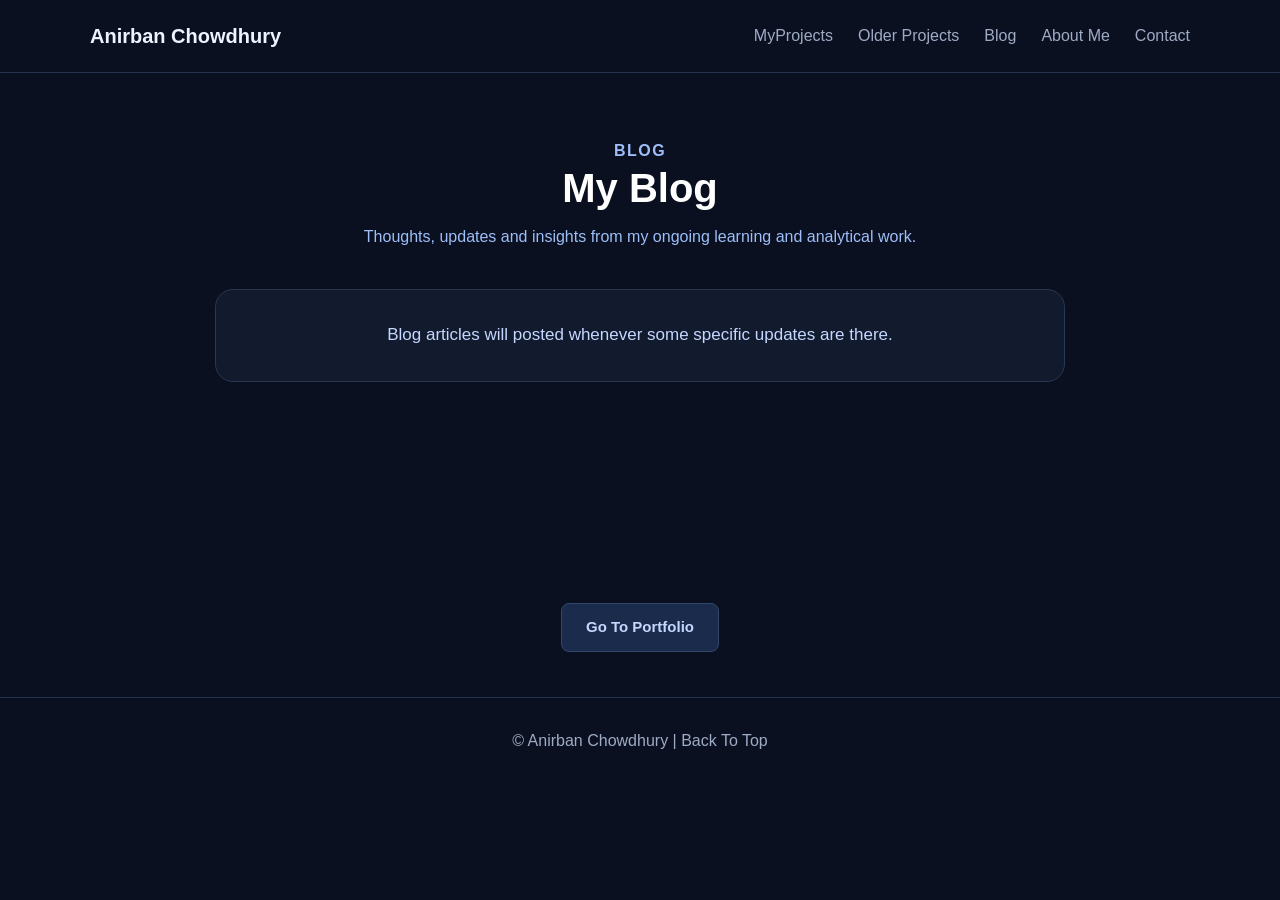
<file: Blog.html>
<!DOCTYPE html>
<html lang="en">

<head>

    <meta charset="UTF-8">
    <meta name="viewport" content="width=device-width, initial-scale=1.0">

    <title>Anirban - Blog</title>

    <!-- Connect external CSS -->
    <link rel="stylesheet" href="css/style.css">

    <!-- Blog Page Styles -->
    <style>
        .blog-section {
            background: #0b1020;
            color: #eef3ff;
            padding: 65px 0 55px;
            font-family: Arial, Helvetica, sans-serif;
            min-height: 55vh;
        }

        .blog-container {
            width: 90%;
            max-width: 1210px;
            margin: 0 auto;
        }

        .blog-heading {
            text-align: center;
            margin-bottom: 40px;
        }

        .blog-eyebrow {
            color: #70a7ff;
            font-size: 12px;
            font-weight: 800;
            letter-spacing: 1.5px;
            margin-bottom: 8px;
        }

        .blog-heading h1 {
            color: #ffffff;
            font-size: clamp(30px, 4vw, 40px);
            line-height: 1.2;
            margin: 0 0 12px;
        }

        .blog-heading p {
            color: #9dbef7;
            font-size: 16px;
            line-height: 1.6;
            max-width: 680px;
            margin: 0 auto;
        }

        .blog-content {
            max-width: 850px;
            margin: 0 auto;
            padding: 30px;
            background: #121a2e;
            border: 1px solid #293751;
            border-radius: 18px;
            text-align: center;
            box-sizing: border-box;
        }

        .blog-content p {
            color: #c5d7ff;
            font-size: 17px;
            line-height: 1.8;
            margin: 0;
        }

        .blog-portfolio {
            text-align: center;
            padding: 35px 0 45px;
            background: #0b1020;
            font-family: Arial, Helvetica, sans-serif;
        }

        .blog-portfolio a {
            display: inline-block;
            padding: 12px 24px;
            background: #1b2b4b;
            border: 1px solid #30466b;
            border-radius: 8px;
            color: #c5d7ff;
            font-size: 15px;
            font-weight: 600;
            line-height: 1.5;
            text-decoration: none;
            transition: background 0.2s ease,
                        border-color 0.2s ease,
                        color 0.2s ease;
        }

        .blog-portfolio a:hover {
            background: #20365e;
            border-color: #70a7ff;
            color: #ffffff;
        }

        @media (max-width: 700px) {
            .blog-section {
                padding: 48px 0 40px;
            }

            .blog-content {
                padding: 22px 18px;
            }

            .blog-portfolio {
                padding: 25px 0 35px;
            }
        }
    </style>

</head>

<body>

    <!-- ==============================
         HEADER / NAVIGATION
         ============================== -->

    <header>

        <div class="container nav">

            <div class="logo">
                <a href="index.html">Anirban Chowdhury</a>
            </div>

            <ul class="nav-links">

                <li>
                    <a href="index.html#projects">MyProjects</a>
                </li>

                <li>
                    <a href="older-projects.html">Older Projects</a>
                </li>

                <li>
                    <a href="Blog.html" aria-current="page">Blog</a>
                </li>

                <li>
                    <a href="About%20Me.html">About Me</a>
                </li>

                <li>
                    <a href="index.html#contact">Contact</a>
                </li>

            </ul>

        </div>

    </header>


    <!-- ==============================
         BLOG SECTION
         ============================== -->

    <section class="blog-section">

        <div class="blog-container">

            <div class="blog-heading">

                <p class="blog-eyebrow">BLOG</p>

                <h1>My Blog</h1>

                <p>
                    Thoughts, updates and insights from my ongoing
                    learning and analytical work.
                </p>

            </div>

            <div class="blog-content">

                <p>
                    Blog articles will posted whenever some specific updates are there.
                </p>

            </div>

        </div>

    </section>


    <!-- ==============================
         GO TO PORTFOLIO
         ============================== -->

    <section class="blog-portfolio">

        <div class="blog-container">

            <a href="index.html">Go To Portfolio</a>

        </div>

    </section>


    <!-- ==============================
         FOOTER
         ============================== -->

    <footer>

        <div class="container">

            <p>
                © Anirban Chowdhury |
                <a href="#top">Back To Top</a>
            </p>

        </div>

    </footer>


    <!-- Connect JavaScript -->
    <script src="js/script.js"></script>

</body>

</html>
</file>
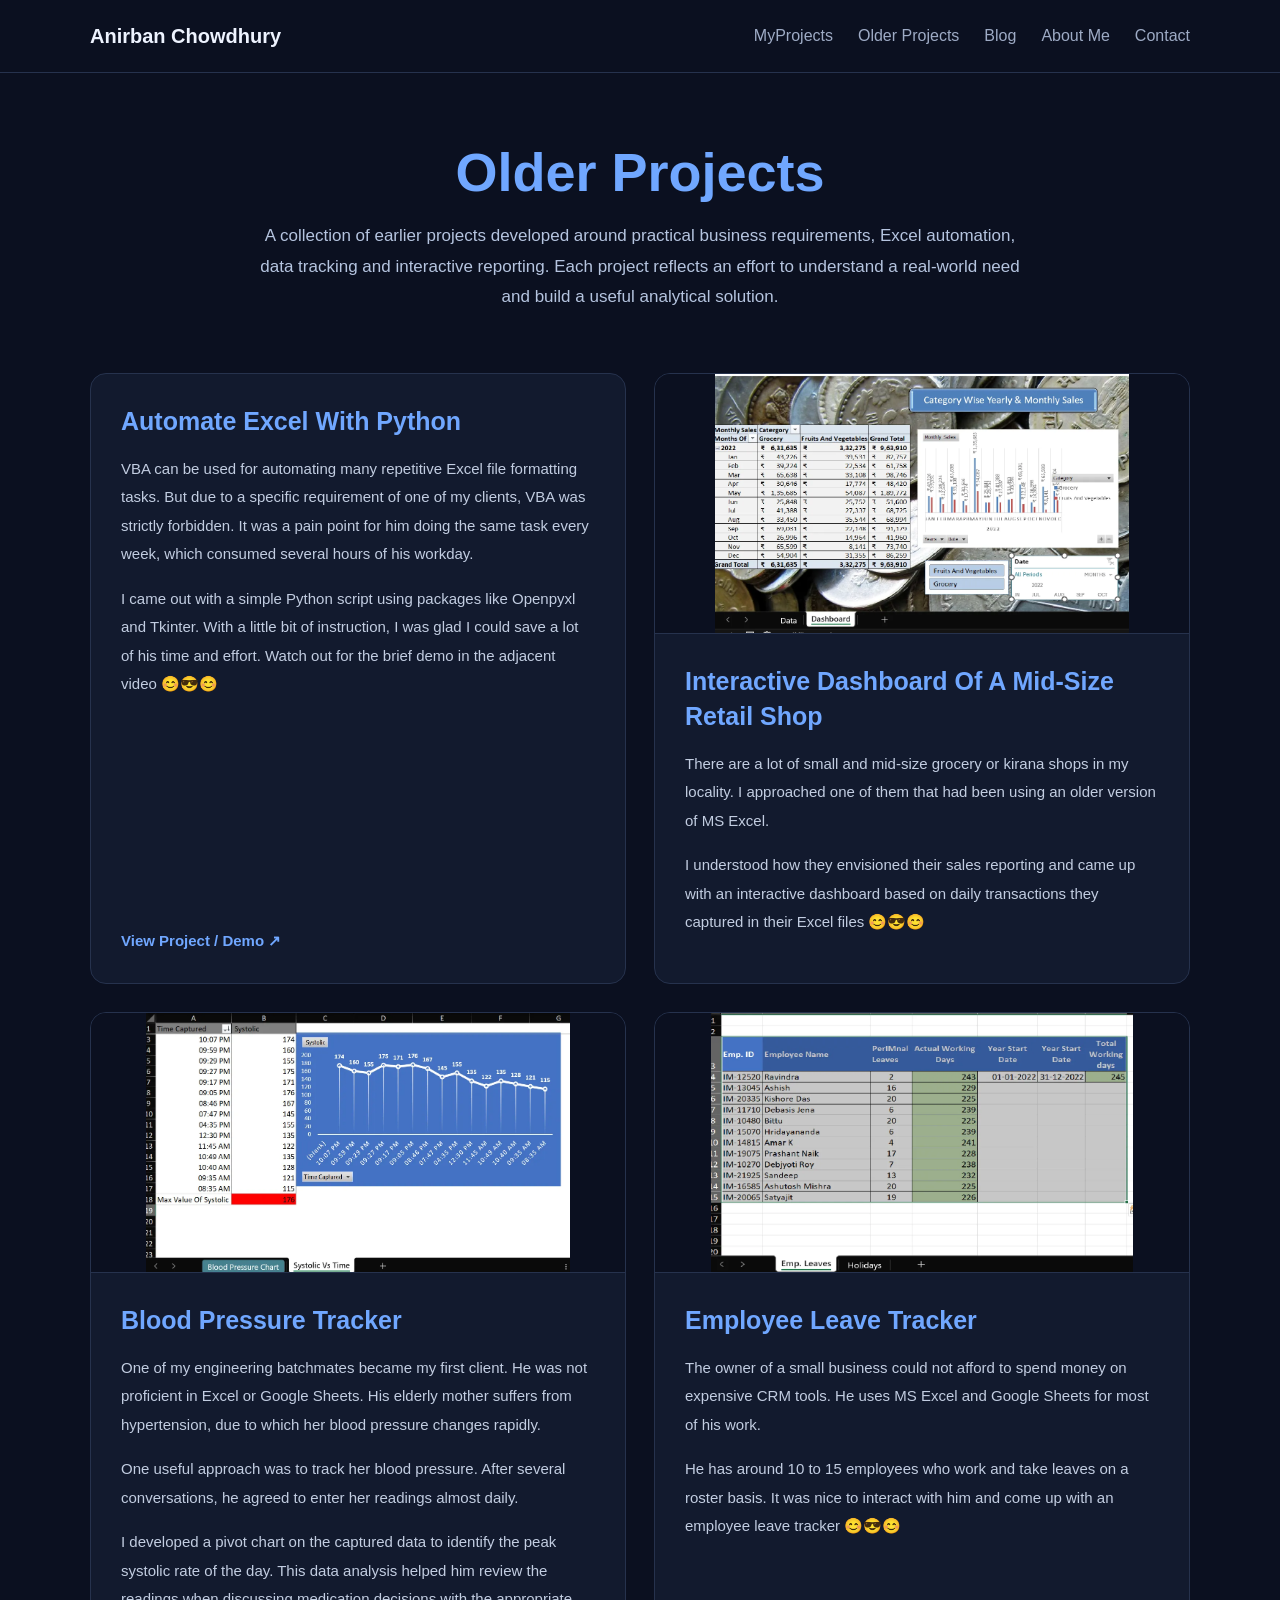
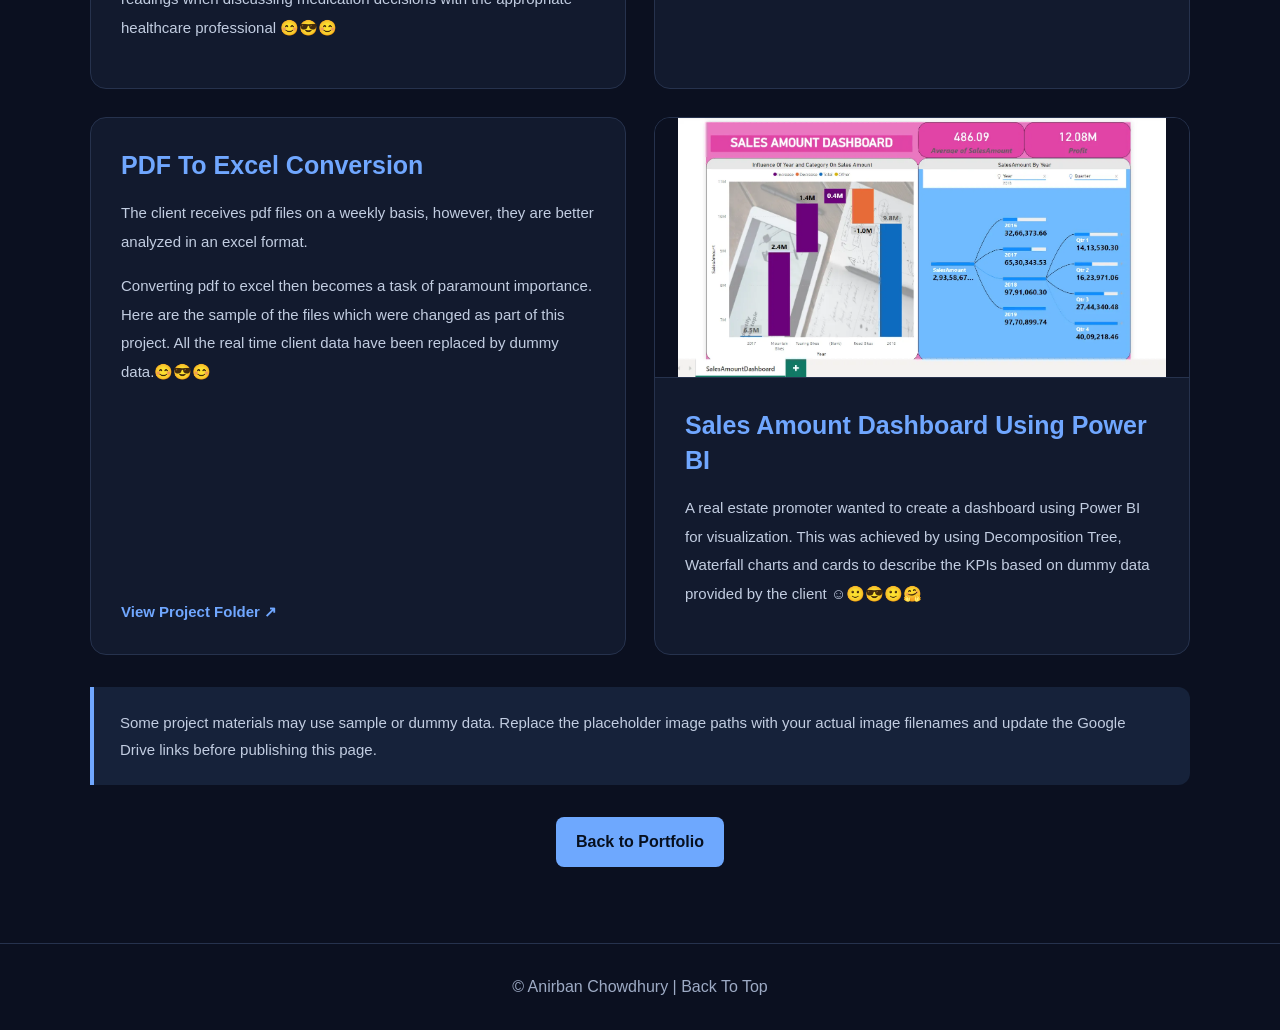
<file: older-projects.html>
<!DOCTYPE html>
<html lang="en">

<head>

    <meta charset="UTF-8">
    <meta name="viewport" content="width=device-width, initial-scale=1.0">

    <meta name="description" content="Explore older projects by Anirban Chowdhury, including Python Excel automation, interactive dashboards, health tracking and employee leave management.">

    <title>Older Projects | Anirban Chowdhury</title>

    <!-- Connect external CSS -->
    <link rel="stylesheet" href="css/style.css">

    <!-- Older Projects Page Styles -->
    <style>
        .older-projects-hero {
            padding: 68px 0 36px;
            text-align: center;
        }

        .older-projects-hero h1 {
            color: #70a7ff;
            font-size: clamp(36px, 5vw, 54px);
            line-height: 1.15;
            margin-bottom: 18px;
        }

        .older-projects-intro {
            max-width: 780px;
            margin: 0 auto;
            color: #b5c4df;
            font-size: 17px;
            line-height: 1.8;
        }

        .older-projects-content {
            padding: 24px 0 76px;
        }

        .older-projects-grid {
            display: grid;
            grid-template-columns: repeat(2, minmax(0, 1fr));
            gap: 28px;
            align-items: stretch;
        }

        .older-project-card {
            display: flex;
            flex-direction: column;
            min-width: 0;
            overflow: hidden;
            background: #121a2e;
            border: 1px solid #26324d;
            border-radius: 16px;
            transition: transform 0.2s ease,
                        border-color 0.2s ease,
                        background 0.2s ease;
        }

        .older-project-card:hover {
            transform: translateY(-4px);
            border-color: #70a7ff;
            background: #16223a;
        }

        .older-project-image {
            width: 100%;
            height: 260px;
            display: block;
            object-fit: contain;
            background: #0b1020;
            border-bottom: 1px solid #26324d;

            /* Smooth image enlargement on hover */
            transition: transform 0.3s ease;
        }

        /* NEW: Enlarge the image when the pointer hovers over it */
        .older-project-image:hover {
            transform: scale(1.06);
        }

        .older-project-details {
            display: flex;
            flex-direction: column;
            flex: 1;
            padding: clamp(20px, 3vw, 30px);
        }

        .older-project-details h2 {
            color: #70a7ff;
            font-size: clamp(20px, 2.5vw, 25px);
            line-height: 1.4;
            margin: 0 0 16px;
        }

        .older-project-details p {
            color: #c2cde1;
            font-size: 15px;
            line-height: 1.9;
            margin: 0 0 16px;
        }

        .older-project-details .project-link {
            display: inline-block;
            align-self: flex-start;
            margin-top: auto;
            padding-top: 10px;
            color: #70a7ff;
            font-size: 15px;
            font-weight: 700;
            line-height: 1.6;
            text-decoration: none;
            overflow-wrap: anywhere;
        }

        .older-project-details .project-link:hover {
            color: #ffffff;
            text-decoration: underline;
        }

        .older-projects-note {
            margin-top: 32px;
            padding: 22px 26px;
            border-left: 4px solid #70a7ff;
            border-radius: 0 12px 12px 0;
            background: #16223a;
            color: #c2cde1;
            font-size: 15px;
            line-height: 1.8;
        }

        .older-projects-back {
            margin-top: 32px;
            text-align: center;
        }

        @media (max-width: 700px) {
            .older-projects-hero {
                padding: 48px 0 28px;
            }

            .older-projects-content {
                padding-top: 18px;
            }

            .older-projects-grid {
                grid-template-columns: 1fr;
                gap: 22px;
            }

            .older-project-image {
                height: 230px;
            }
        }
    </style>

</head>

<body id="top">

    <!-- ==============================
         HEADER / NAVIGATION
         ============================== -->

    <header>

        <div class="container nav">

            <div class="logo">
                <a href="index.html">Anirban Chowdhury</a>
            </div>

            <ul class="nav-links">

                <li>
                    <a href="index.html#projects">MyProjects</a>
                </li>

                <li>
                    <a href="older-projects.html" aria-current="page">Older Projects</a>
                </li>

                <li>
                    <a href="Blog.html" aria-current="page">Blog</a>
                </li>

                <li>
                    <a href="About%20Me.html">About Me</a>
                </li>

                <li>
                    <a href="index.html#contact">Contact</a>
                </li>

            </ul>

        </div>

    </header>


    <!-- ==============================
         OLDER PROJECTS INTRODUCTION
         ============================== -->

    <main>

        <section class="older-projects-hero">

            <div class="container">

                <h1>Older Projects</h1>

                <p class="older-projects-intro">
                    A collection of earlier projects developed around
                    practical business requirements, Excel automation,
                    data tracking and interactive reporting. Each project
                    reflects an effort to understand a real-world need
                    and build a useful analytical solution.
                </p>

            </div>

        </section>


        <!-- ==============================
             OLDER PROJECTS GRID
             ============================== -->

        <section class="older-projects-content">

            <div class="container">

                <div class="older-projects-grid">


                    <!-- ==========================================
                         PROJECT 1: AUTOMATE EXCEL WITH PYTHON
                         ========================================== -->

                    <article class="older-project-card">

                        <div class="older-project-details">

                            <h2>Automate Excel With Python</h2>

                            <p>
                                VBA can be used for automating many repetitive
                                Excel file formatting tasks. But due to a
                                specific requirement of one of my clients,
                                VBA was strictly forbidden. It was a pain
                                point for him doing the same task every week,
                                which consumed several hours of his workday.
                            </p>

                            <p>
                                I came out with a simple Python script using
                                packages like Openpyxl and Tkinter. With a
                                little bit of instruction, I was glad I could
                                save a lot of his time and effort. Watch out
                                for the brief demo in the adjacent video 😊😎😊
                            </p>

                            <a
                                class="project-link"
                                href="https://drive.google.com/file/d/1OMJ1PwnQK1Rfw1fpc449o3jjmL0Tb86X/view?usp=drive_link"
                                target="_blank"
                                rel="noopener noreferrer"
                            >
                                View Project / Demo ↗
                            </a>

                        </div>

                    </article>


                    <!-- ==========================================
                         PROJECT 2: INTERACTIVE RETAIL DASHBOARD
                         ========================================== -->

                    <article class="older-project-card">

                        <img
                            class="older-project-image"
                            src="images/older-projects/Interactive Dashboard.webp"
                            alt="Interactive dashboard for a mid-size retail shop"
                            loading="lazy"
                        >

                        <div class="older-project-details">

                            <h2>Interactive Dashboard Of A Mid-Size Retail Shop</h2>

                            <p>
                                There are a lot of small and mid-size grocery
                                or kirana shops in my locality. I approached
                                one of them that had been using an older
                                version of MS Excel.
                            </p>

                            <p>
                                I understood how they envisioned their sales
                                reporting and came up with an interactive
                                dashboard based on daily transactions they
                                captured in their Excel files 😊😎😊
                            </p>

                        </div>

                    </article>


                    <!-- ==========================================
                         PROJECT 3: BLOOD PRESSURE TRACKER
                         ========================================== -->

                    <article class="older-project-card">

                        <img
                            class="older-project-image"
                            src="images/older-projects/Blood Pressure Tracker.webp"
                            alt="Blood pressure tracking and analysis project"
                            loading="lazy"
                        >

                        <div class="older-project-details">

                            <h2>Blood Pressure Tracker</h2>

                            <p>
                                One of my engineering batchmates became my
                                first client. He was not proficient in
                                Excel or Google Sheets. His elderly mother
                                suffers from hypertension, due to which
                                her blood pressure changes rapidly.
                            </p>

                            <p>
                                One useful approach was to track her blood
                                pressure. After several conversations, he
                                agreed to enter her readings almost daily.
                            </p>

                            <p>
                                I developed a pivot chart on the captured
                                data to identify the peak systolic rate
                                of the day. This data analysis helped him
                                review the readings when discussing
                                medication decisions with the appropriate
                                healthcare professional 😊😎😊
                            </p>

                        </div>

                    </article>


                    <!-- ==========================================
                         PROJECT 4: EMPLOYEE LEAVE TRACKER
                         ========================================== -->

                    <article class="older-project-card">

                        <img
                            class="older-project-image"
                            src="images/older-projects/EmployeeLeaves.webp"
                            alt="Employee leave tracker for a small business"
                            loading="lazy"
                        >

                        <div class="older-project-details">

                            <h2>Employee Leave Tracker</h2>

                            <p>
                                The owner of a small business could not
                                afford to spend money on expensive CRM tools.
                                He uses MS Excel and Google Sheets for most
                                of his work.
                            </p>

                            <p>
                                He has around 10 to 15 employees who work
                                and take leaves on a roster basis. It was
                                nice to interact with him and come up with
                                an employee leave tracker 😊😎😊
                            </p>

                        </div>

                    </article>


                    <!-- ==========================================
                         PROJECT 5: PDF TO EXCEL CONVERSION
                         ========================================== -->

                    <article class="older-project-card">

                        <!--
                        <img
                            class="older-project-image"
                            src="images/older-projects/employee-leave-tracker-2.png"
                            alt="Additional view of the employee leave tracker project"
                            loading="lazy"
                        >
                        -->

                        <div class="older-project-details">

                            <h2>PDF To Excel Conversion</h2>

                            <p>
                                The client receives pdf files on a weekly basis,
                                however, they are better analyzed in an excel format.
                            </p>

                            <p>
                                Converting pdf to excel then becomes a task of paramount importance.
                                Here are the sample of the files which were changed as part of this project.
                                All the real time client data have been replaced by dummy data.😊😎😊
                            </p>

                            <a
                                class="project-link"
                                href="https://drive.google.com/drive/folders/1HEzUgwwoSV_3_ZLmH9lWwXXNMe5nSITj?usp=drive_link"
                                target="_blank"
                                rel="noopener noreferrer"
                            >
                                View Project Folder ↗
                            </a>

                        </div>

                    </article>


                    <!-- ==========================================
                         PROJECT 6: SALES AMOUNT DASHBOARD USING POWER BI
                         ========================================== -->

                    <article class="older-project-card">

                        <img
                            class="older-project-image"
                            src="images/older-projects/PowerBIDashBoard.webp"
                            alt="Sales amount dashboard developed using Power BI"
                            loading="lazy"
                        >

                        <div class="older-project-details">

                            <h2>Sales Amount Dashboard Using Power BI</h2>

                            <p>
                                A real estate promoter wanted to create a
                                dashboard using Power BI for visualization.
                                This was achieved by using Decomposition Tree,
                                Waterfall charts and cards to describe the
                                KPIs based on dummy data provided by the
                                client ☺🙂😎🙂🤗
                            </p>

                            <!--
                            <a
                                class="project-link"
                                href="YOUR_GOOGLE_DRIVE_LINK_FOR_PROJECT_6"
                                target="_blank"
                                rel="noopener noreferrer"
                            >
                                View Project on Google Drive ↗
                            </a>
                            -->

                        </div>

                    </article>


                </div>


                <!-- ==============================
                     PAGE NOTE
                     ============================== -->

                <div class="older-projects-note">

                    Some project materials may use sample or dummy data.
                    Replace the placeholder image paths with your actual
                    image filenames and update the Google Drive links
                    before publishing this page.

                </div>


                <!-- ==============================
                     BACK TO PORTFOLIO
                     ============================== -->

                <div class="older-projects-back">

                    <a href="index.html" class="button">
                        Back to Portfolio
                    </a>

                </div>

            </div>

        </section>

    </main>


    <!-- ==============================
         FOOTER
         ============================== -->

    <footer>

        <div class="container">

            <p>
                © Anirban Chowdhury |
                <a href="#top">Back To Top</a>
            </p>

        </div>

    </footer>


    <!-- Connect JavaScript -->
    <script src="js/script.js"></script>

</body>

</html>
</file>
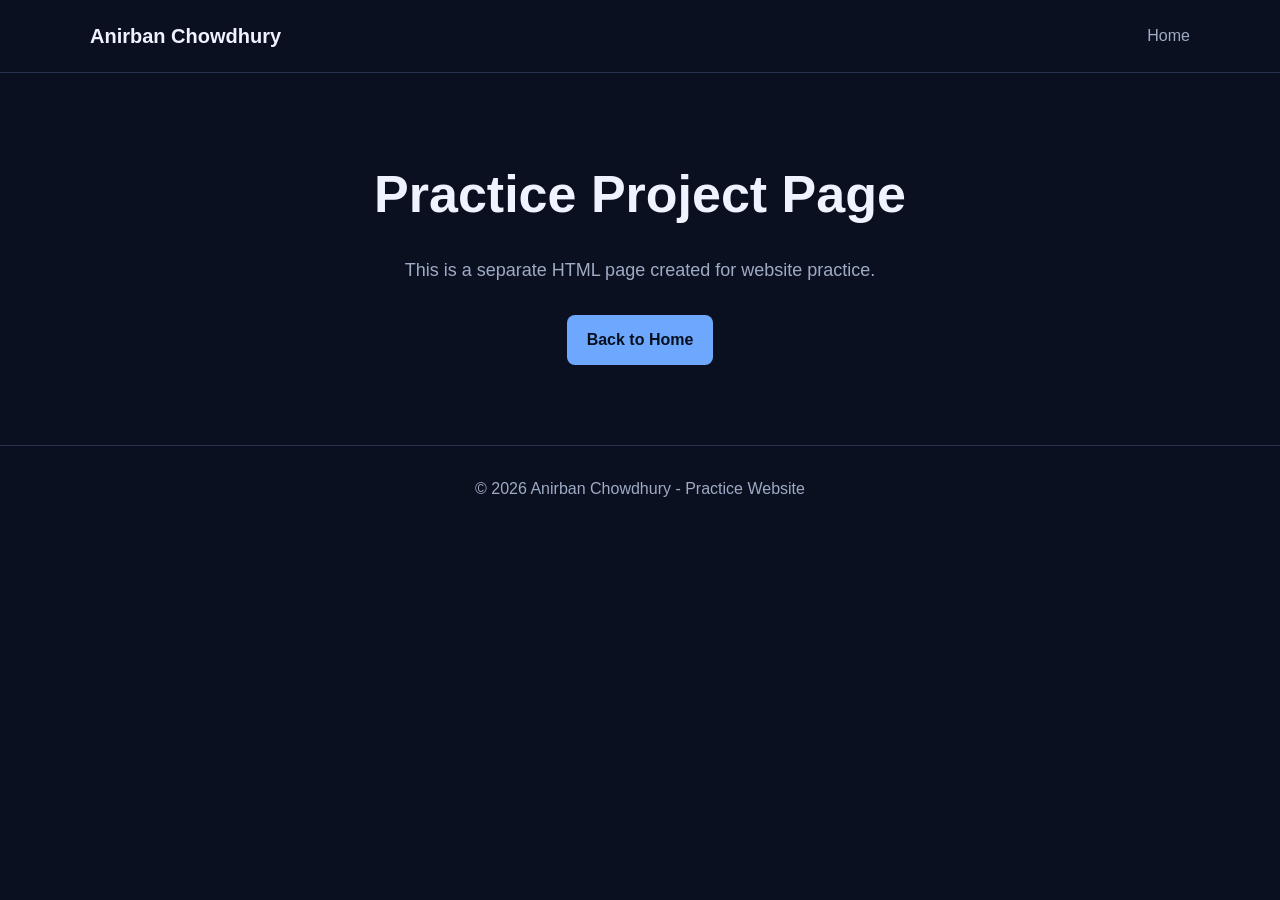
<file: practice-project.html>
<!DOCTYPE html>
<html lang="en">

<head>

    <meta charset="UTF-8">

    <meta name="viewport" content="width=device-width, initial-scale=1.0">

    <title>Practice Project</title>

    <link rel="stylesheet" href="css/style.css">

</head>

<body>

    <header>

        <div class="container nav">

            <div class="logo">
                Anirban Chowdhury
            </div>

            <ul class="nav-links">

                <li>
                    <a href="index.html">Home</a>
                </li>

            </ul>

        </div>

    </header>


    <section class="hero">

        <div class="container">

            <h1>
                Practice Project Page
            </h1>

            <p>
                This is a separate HTML page created for website practice.
            </p>

            <a href="index.html" class="button">
                Back to Home
            </a>

        </div>

    </section>


    <footer>

        <div class="container">

            <p>
                © 2026 Anirban Chowdhury - Practice Website
            </p>

        </div>

    </footer>

</body>

</html>
</file>
<file: css/style.css>
/* Shared stylesheet for the Anirban portfolio */

* {
    margin: 0;
    padding: 0;
    box-sizing: border-box;
}

body {
    font-family: Arial, Helvetica, sans-serif;
    background-color: #0b1020;
    color: #eef3ff;
    line-height: 1.6;
}

a {
    color: inherit;
    text-decoration: none;
}

.container {
    width: 90%;
    max-width: 1100px;
    margin: 0 auto;
}

/* Navigation */

header {
    border-bottom: 1px solid #26324d;
    padding: 20px 0;
}

.nav {
    display: flex;
    justify-content: space-between;
    align-items: center;
}

.logo {
    font-size: 20px;
    font-weight: bold;
}

.nav-links {
    display: flex;
    gap: 25px;
    list-style: none;
}

.nav-links a {
    color: #9eabc5;
}

.nav-links a:hover {
    color: #ffffff;
}

/* Hero */

.hero {
    padding: 80px 0;
    text-align: center;
}

.hero h1 {
    font-size: 52px;
    margin-bottom: 20px;
}

.hero p {
    max-width: 700px;
    margin: 0 auto 30px;
    color: #9eabc5;
    font-size: 18px;
}

/* Buttons */

.button {
    display: inline-block;
    padding: 12px 20px;
    border-radius: 8px;
    background-color: #6ea8fe;
    color: #07101f;
    font-weight: bold;
}

.button:hover {
    opacity: 0.85;
}

/* Project cards */

.projects {
    padding: 70px 0;
}

.projects h2 {
    font-size: 36px;
    margin-bottom: 35px;
}

.project-grid {
    display: grid;
    grid-template-columns: repeat(2, 1fr);
    gap: 20px;
}

.project-card {
    background-color: #121a2e;
    border: 1px solid #26324d;
    border-radius: 15px;
    padding: 25px;
    transition: transform 0.2s ease;
}

.project-card:hover {
    transform: translateY(-5px);
}

.project-card img {
    width: 100%;
    border-radius: 10px;
    margin-bottom: 18px;
}

.project-card h3 {
    margin-bottom: 10px;
}

.project-card p {
    color: #9eabc5;
    margin-bottom: 18px;
}

/* Footer */

footer {
    border-top: 1px solid #26324d;
    padding: 30px 0;
    text-align: center;
    color: #9eabc5;
}

/* Mobile */

@media (max-width: 700px) {
    .nav {
        flex-direction: column;
        gap: 15px;
    }

    .nav-links {
        gap: 15px;
        flex-wrap: wrap;
        justify-content: center;
    }

    .hero h1 {
        font-size: 38px;
    }

    .project-grid {
        grid-template-columns: 1fr;
    }
}

/* Practice Video */

.practice-video {
    width: 100%;
    max-width: 800px;
    border-radius: 10px;
    margin-top: 20px;
}
</file>
